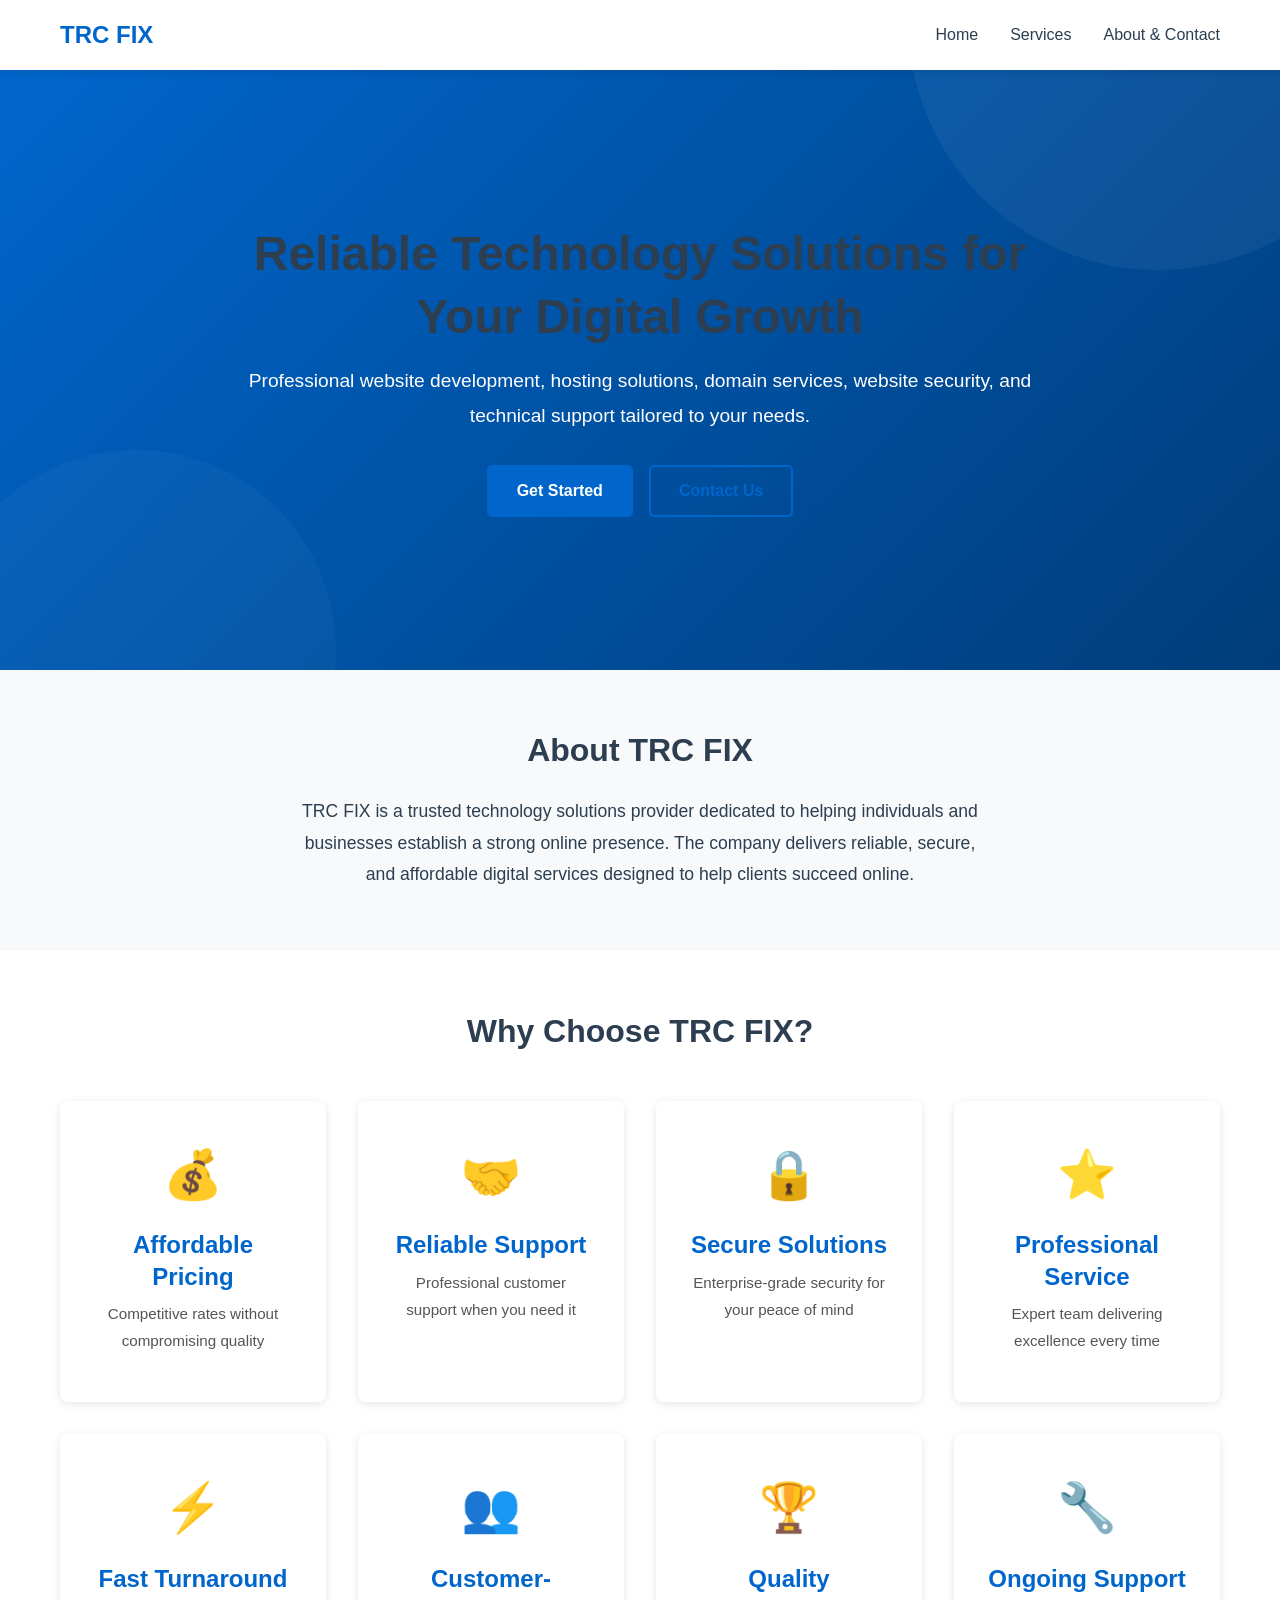
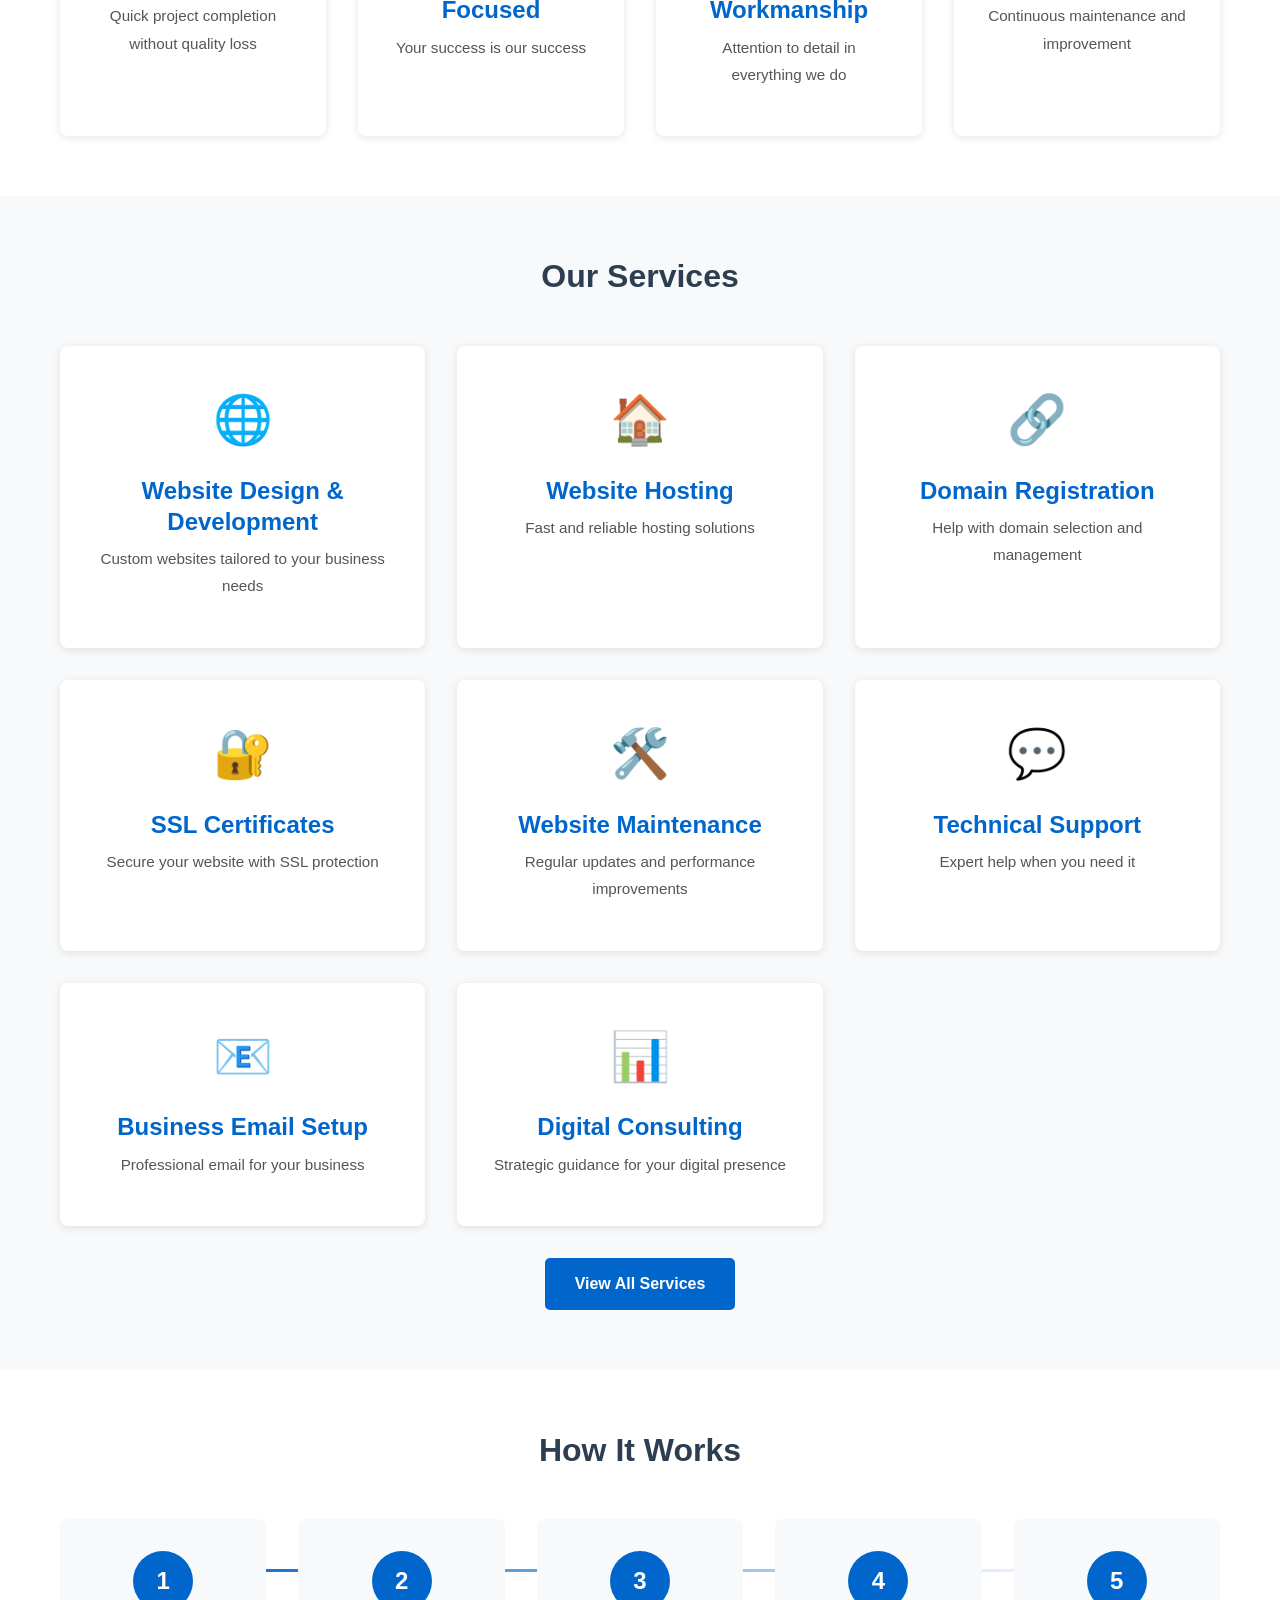
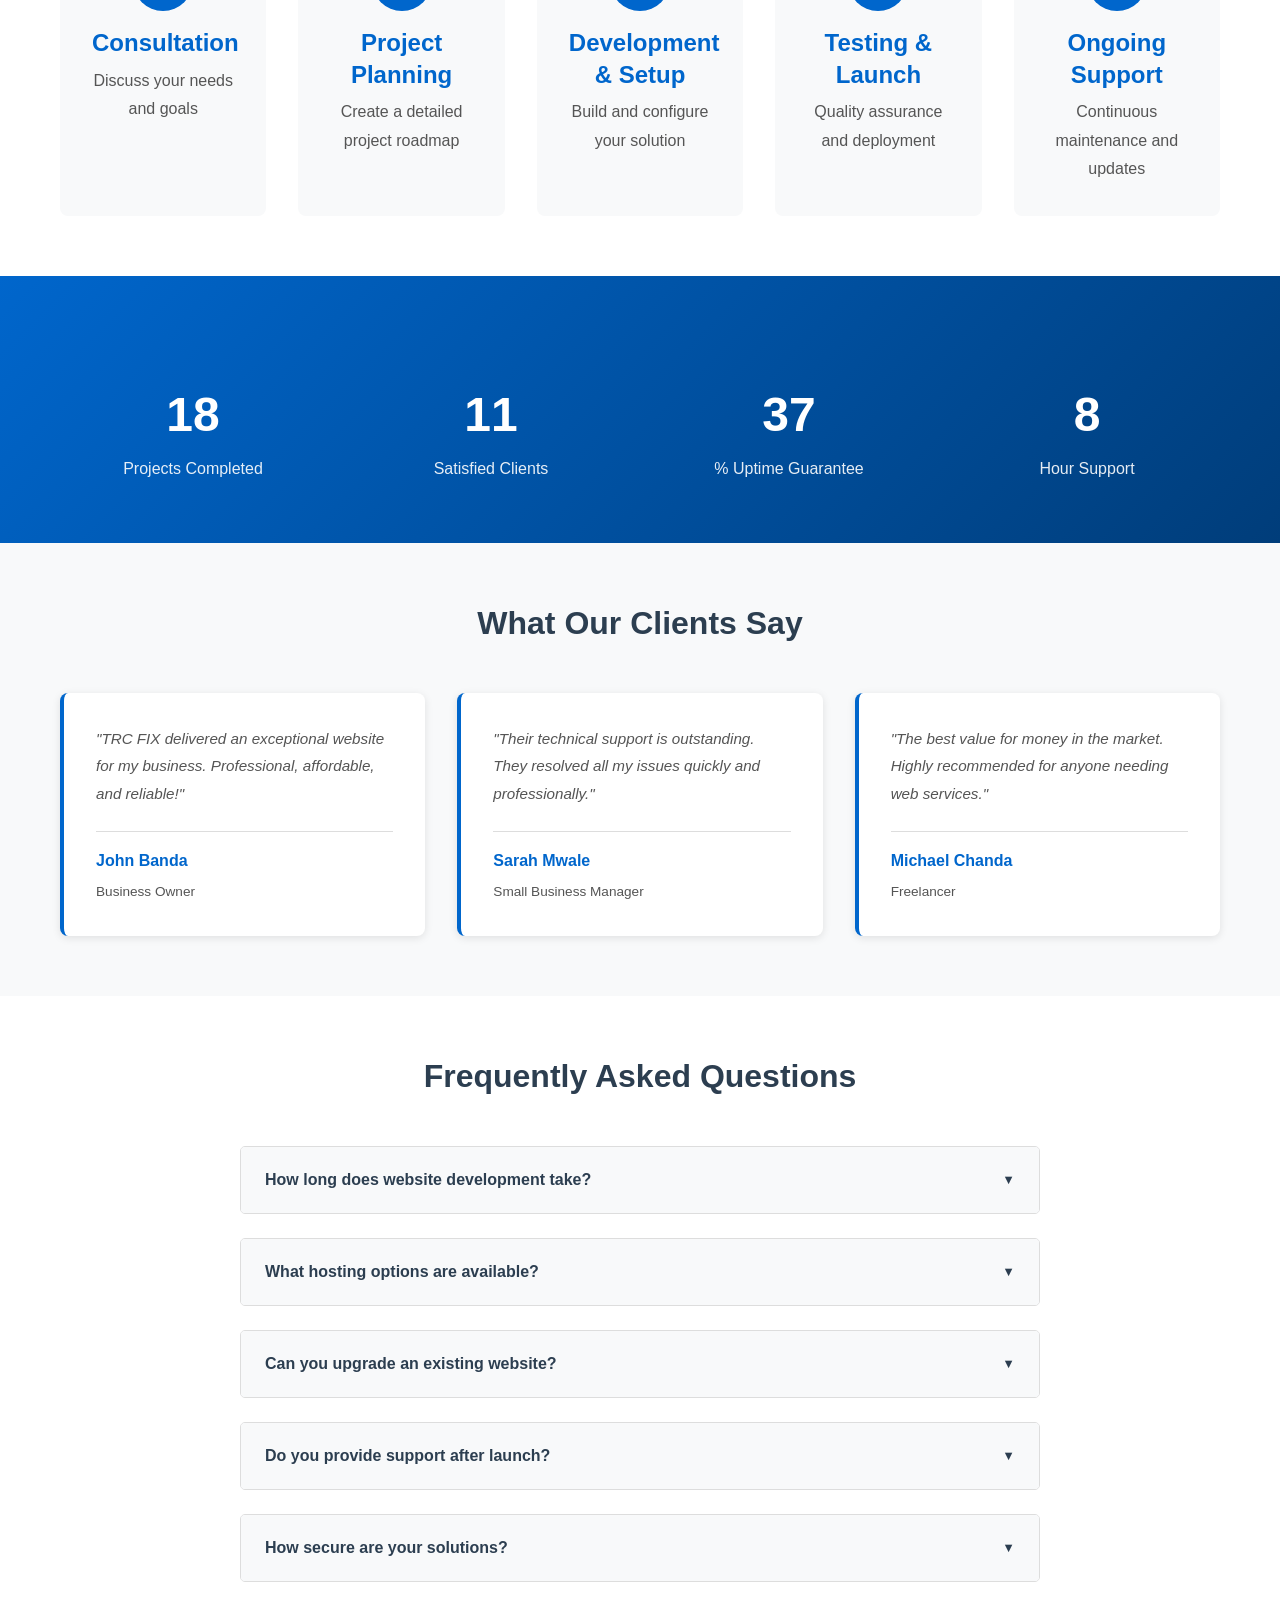
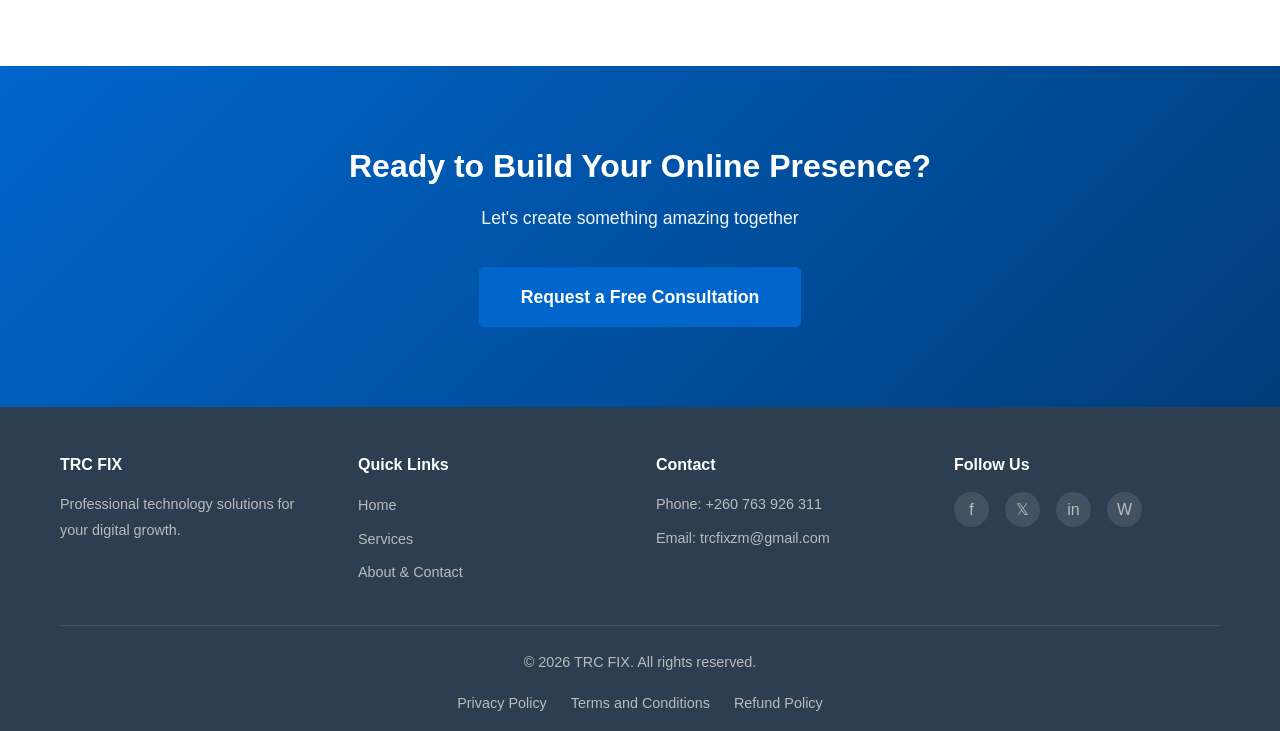
<file: index.html>
<!DOCTYPE html>
<html lang="en">
<head>
    <meta charset="UTF-8">
    <meta name="viewport" content="width=device-width, initial-scale=1.0">
    <meta name="description" content="TRC FIX - Professional Technology Solutions for Your Digital Growth. Website development, hosting, domain services, and technical support.">
    <meta name="keywords" content="website design, hosting, domain registration, SSL certificates, technical support, Zambia">
    <meta name="author" content="TRC FIX">
    <title>TRC FIX - Professional Technology Solutions | Website Development & Hosting</title>
    <link rel="stylesheet" href="styles.css">
</head>
<body>
    <!-- Navigation -->
    <nav class="navbar">
        <div class="container">
            <div class="navbar-brand">
                <a href="index.html" class="logo">TRC FIX</a>
            </div>
            <div class="navbar-menu" id="navbarMenu">
                <a href="index.html" class="nav-link active">Home</a>
                <a href="services.html" class="nav-link">Services</a>
                <a href="about.html" class="nav-link">About & Contact</a>
            </div>
            <div class="hamburger" id="hamburger">
                <span></span>
                <span></span>
                <span></span>
            </div>
        </div>
    </nav>

    <!-- Hero Section -->
    <section class="hero">
        <div class="hero-content">
            <h1 class="hero-title">Reliable Technology Solutions for Your Digital Growth</h1>
            <p class="hero-subtitle">Professional website development, hosting solutions, domain services, website security, and technical support tailored to your needs.</p>
            <div class="hero-buttons">
                <a href="services.html" class="btn btn-primary">Get Started</a>
                <a href="about.html" class="btn btn-secondary">Contact Us</a>
            </div>
        </div>
    </section>

    <!-- Introduction Section -->
    <section class="intro">
        <div class="container">
            <h2>About TRC FIX</h2>
            <p>TRC FIX is a trusted technology solutions provider dedicated to helping individuals and businesses establish a strong online presence. The company delivers reliable, secure, and affordable digital services designed to help clients succeed online.</p>
        </div>
    </section>

    <!-- Why Choose Us -->
    <section class="why-choose">
        <div class="container">
            <h2>Why Choose TRC FIX?</h2>
            <div class="features-grid">
                <div class="feature-card">
                    <div class="feature-icon">💰</div>
                    <h3>Affordable Pricing</h3>
                    <p>Competitive rates without compromising quality</p>
                </div>
                <div class="feature-card">
                    <div class="feature-icon">🤝</div>
                    <h3>Reliable Support</h3>
                    <p>Professional customer support when you need it</p>
                </div>
                <div class="feature-card">
                    <div class="feature-icon">🔒</div>
                    <h3>Secure Solutions</h3>
                    <p>Enterprise-grade security for your peace of mind</p>
                </div>
                <div class="feature-card">
                    <div class="feature-icon">⭐</div>
                    <h3>Professional Service</h3>
                    <p>Expert team delivering excellence every time</p>
                </div>
                <div class="feature-card">
                    <div class="feature-icon">⚡</div>
                    <h3>Fast Turnaround</h3>
                    <p>Quick project completion without quality loss</p>
                </div>
                <div class="feature-card">
                    <div class="feature-icon">👥</div>
                    <h3>Customer-Focused</h3>
                    <p>Your success is our success</p>
                </div>
                <div class="feature-card">
                    <div class="feature-icon">🏆</div>
                    <h3>Quality Workmanship</h3>
                    <p>Attention to detail in everything we do</p>
                </div>
                <div class="feature-card">
                    <div class="feature-icon">🔧</div>
                    <h3>Ongoing Support</h3>
                    <p>Continuous maintenance and improvement</p>
                </div>
            </div>
        </div>
    </section>

    <!-- Featured Services -->
    <section class="featured-services">
        <div class="container">
            <h2>Our Services</h2>
            <div class="services-grid">
                <div class="service-card">
                    <div class="service-icon">🌐</div>
                    <h3>Website Design & Development</h3>
                    <p>Custom websites tailored to your business needs</p>
                </div>
                <div class="service-card">
                    <div class="service-icon">🏠</div>
                    <h3>Website Hosting</h3>
                    <p>Fast and reliable hosting solutions</p>
                </div>
                <div class="service-card">
                    <div class="service-icon">🔗</div>
                    <h3>Domain Registration</h3>
                    <p>Help with domain selection and management</p>
                </div>
                <div class="service-card">
                    <div class="service-icon">🔐</div>
                    <h3>SSL Certificates</h3>
                    <p>Secure your website with SSL protection</p>
                </div>
                <div class="service-card">
                    <div class="service-icon">🛠️</div>
                    <h3>Website Maintenance</h3>
                    <p>Regular updates and performance improvements</p>
                </div>
                <div class="service-card">
                    <div class="service-icon">💬</div>
                    <h3>Technical Support</h3>
                    <p>Expert help when you need it</p>
                </div>
                <div class="service-card">
                    <div class="service-icon">📧</div>
                    <h3>Business Email Setup</h3>
                    <p>Professional email for your business</p>
                </div>
                <div class="service-card">
                    <div class="service-icon">📊</div>
                    <h3>Digital Consulting</h3>
                    <p>Strategic guidance for your digital presence</p>
                </div>
            </div>
            <div class="services-cta">
                <a href="services.html" class="btn btn-primary">View All Services</a>
            </div>
        </div>
    </section>

    <!-- How It Works -->
    <section class="how-it-works">
        <div class="container">
            <h2>How It Works</h2>
            <div class="steps">
                <div class="step">
                    <div class="step-number">1</div>
                    <h3>Consultation</h3>
                    <p>Discuss your needs and goals</p>
                </div>
                <div class="step">
                    <div class="step-number">2</div>
                    <h3>Project Planning</h3>
                    <p>Create a detailed project roadmap</p>
                </div>
                <div class="step">
                    <div class="step-number">3</div>
                    <h3>Development & Setup</h3>
                    <p>Build and configure your solution</p>
                </div>
                <div class="step">
                    <div class="step-number">4</div>
                    <h3>Testing & Launch</h3>
                    <p>Quality assurance and deployment</p>
                </div>
                <div class="step">
                    <div class="step-number">5</div>
                    <h3>Ongoing Support</h3>
                    <p>Continuous maintenance and updates</p>
                </div>
            </div>
        </div>
    </section>

    <!-- Statistics Section -->
    <section class="statistics">
        <div class="container">
            <div class="stats-grid">
                <div class="stat">
                    <h3 class="stat-number" data-target="50">0</h3>
                    <p>Projects Completed</p>
                </div>
                <div class="stat">
                    <h3 class="stat-number" data-target="30">0</h3>
                    <p>Satisfied Clients</p>
                </div>
                <div class="stat">
                    <h3 class="stat-number" data-target="100">0</h3>
                    <p>% Uptime Guarantee</p>
                </div>
                <div class="stat">
                    <h3 class="stat-number" data-target="24">0</h3>
                    <p>Hour Support</p>
                </div>
            </div>
        </div>
    </section>

    <!-- Testimonials Section -->
    <section class="testimonials">
        <div class="container">
            <h2>What Our Clients Say</h2>
            <div class="testimonials-carousel">
                <div class="testimonial">
                    <div class="testimonial-content">
                        <p>"TRC FIX delivered an exceptional website for my business. Professional, affordable, and reliable!"</p>
                        <div class="testimonial-author">
                            <strong>John Banda</strong>
                            <span>Business Owner</span>
                        </div>
                    </div>
                </div>
                <div class="testimonial">
                    <div class="testimonial-content">
                        <p>"Their technical support is outstanding. They resolved all my issues quickly and professionally."</p>
                        <div class="testimonial-author">
                            <strong>Sarah Mwale</strong>
                            <span>Small Business Manager</span>
                        </div>
                    </div>
                </div>
                <div class="testimonial">
                    <div class="testimonial-content">
                        <p>"The best value for money in the market. Highly recommended for anyone needing web services."</p>
                        <div class="testimonial-author">
                            <strong>Michael Chanda</strong>
                            <span>Freelancer</span>
                        </div>
                    </div>
                </div>
            </div>
        </div>
    </section>

    <!-- FAQ Section -->
    <section class="faq">
        <div class="container">
            <h2>Frequently Asked Questions</h2>
            <div class="faq-content">
                <div class="faq-item">
                    <button class="faq-question">How long does website development take?</button>
                    <div class="faq-answer">
                        <p>Most projects take 2-4 weeks depending on complexity. We provide a timeline estimate during the consultation phase.</p>
                    </div>
                </div>
                <div class="faq-item">
                    <button class="faq-question">What hosting options are available?</button>
                    <div class="faq-answer">
                        <p>We offer various hosting plans from basic to premium, all with excellent uptime guarantees and support.</p>
                    </div>
                </div>
                <div class="faq-item">
                    <button class="faq-question">Can you upgrade an existing website?</button>
                    <div class="faq-answer">
                        <p>Yes! We specialize in website fixes and upgrades. Contact us to discuss your current site.</p>
                    </div>
                </div>
                <div class="faq-item">
                    <button class="faq-question">Do you provide support after launch?</button>
                    <div class="faq-answer">
                        <p>Absolutely. We provide ongoing maintenance, updates, and technical support for all our clients.</p>
                    </div>
                </div>
                <div class="faq-item">
                    <button class="faq-question">How secure are your solutions?</button>
                    <div class="faq-answer">
                        <p>We implement industry-standard security measures including SSL certificates, backups, and monitoring.</p>
                    </div>
                </div>
            </div>
        </div>
    </section>

    <!-- CTA Section -->
    <section class="cta-section">
        <div class="container">
            <h2>Ready to Build Your Online Presence?</h2>
            <p>Let's create something amazing together</p>
            <a href="about.html" class="btn btn-primary btn-large">Request a Free Consultation</a>
        </div>
    </section>

    <!-- Footer -->
    <footer class="footer">
        <div class="container">
            <div class="footer-content">
                <div class="footer-section">
                    <h4>TRC FIX</h4>
                    <p>Professional technology solutions for your digital growth.</p>
                </div>
                <div class="footer-section">
                    <h4>Quick Links</h4>
                    <ul>
                        <li><a href="index.html">Home</a></li>
                        <li><a href="services.html">Services</a></li>
                        <li><a href="about.html">About & Contact</a></li>
                    </ul>
                </div>
                <div class="footer-section">
                    <h4>Contact</h4>
                    <p>Phone: <a href="tel:+260763926311">+260 763 926 311</a></p>
                    <p>Email: <a href="mailto:trcfixzm@gmail.com">trcfixzm@gmail.com</a></p>
                </div>
                <div class="footer-section">
                    <h4>Follow Us</h4>
                    <div class="social-links">
                        <a href="#" aria-label="Facebook">f</a>
                        <a href="#" aria-label="Twitter">𝕏</a>
                        <a href="#" aria-label="LinkedIn">in</a>
                        <a href="#" aria-label="WhatsApp">W</a>
                    </div>
                </div>
            </div>
            <div class="footer-bottom">
                <p>&copy; 2026 TRC FIX. All rights reserved.</p>
                <div class="footer-links">
                    <a href="#">Privacy Policy</a>
                    <a href="#">Terms and Conditions</a>
                    <a href="#">Refund Policy</a>
                </div>
            </div>
        </div>
    </footer>

    <script src="script.js"></script>
</body>
</html>
</file>
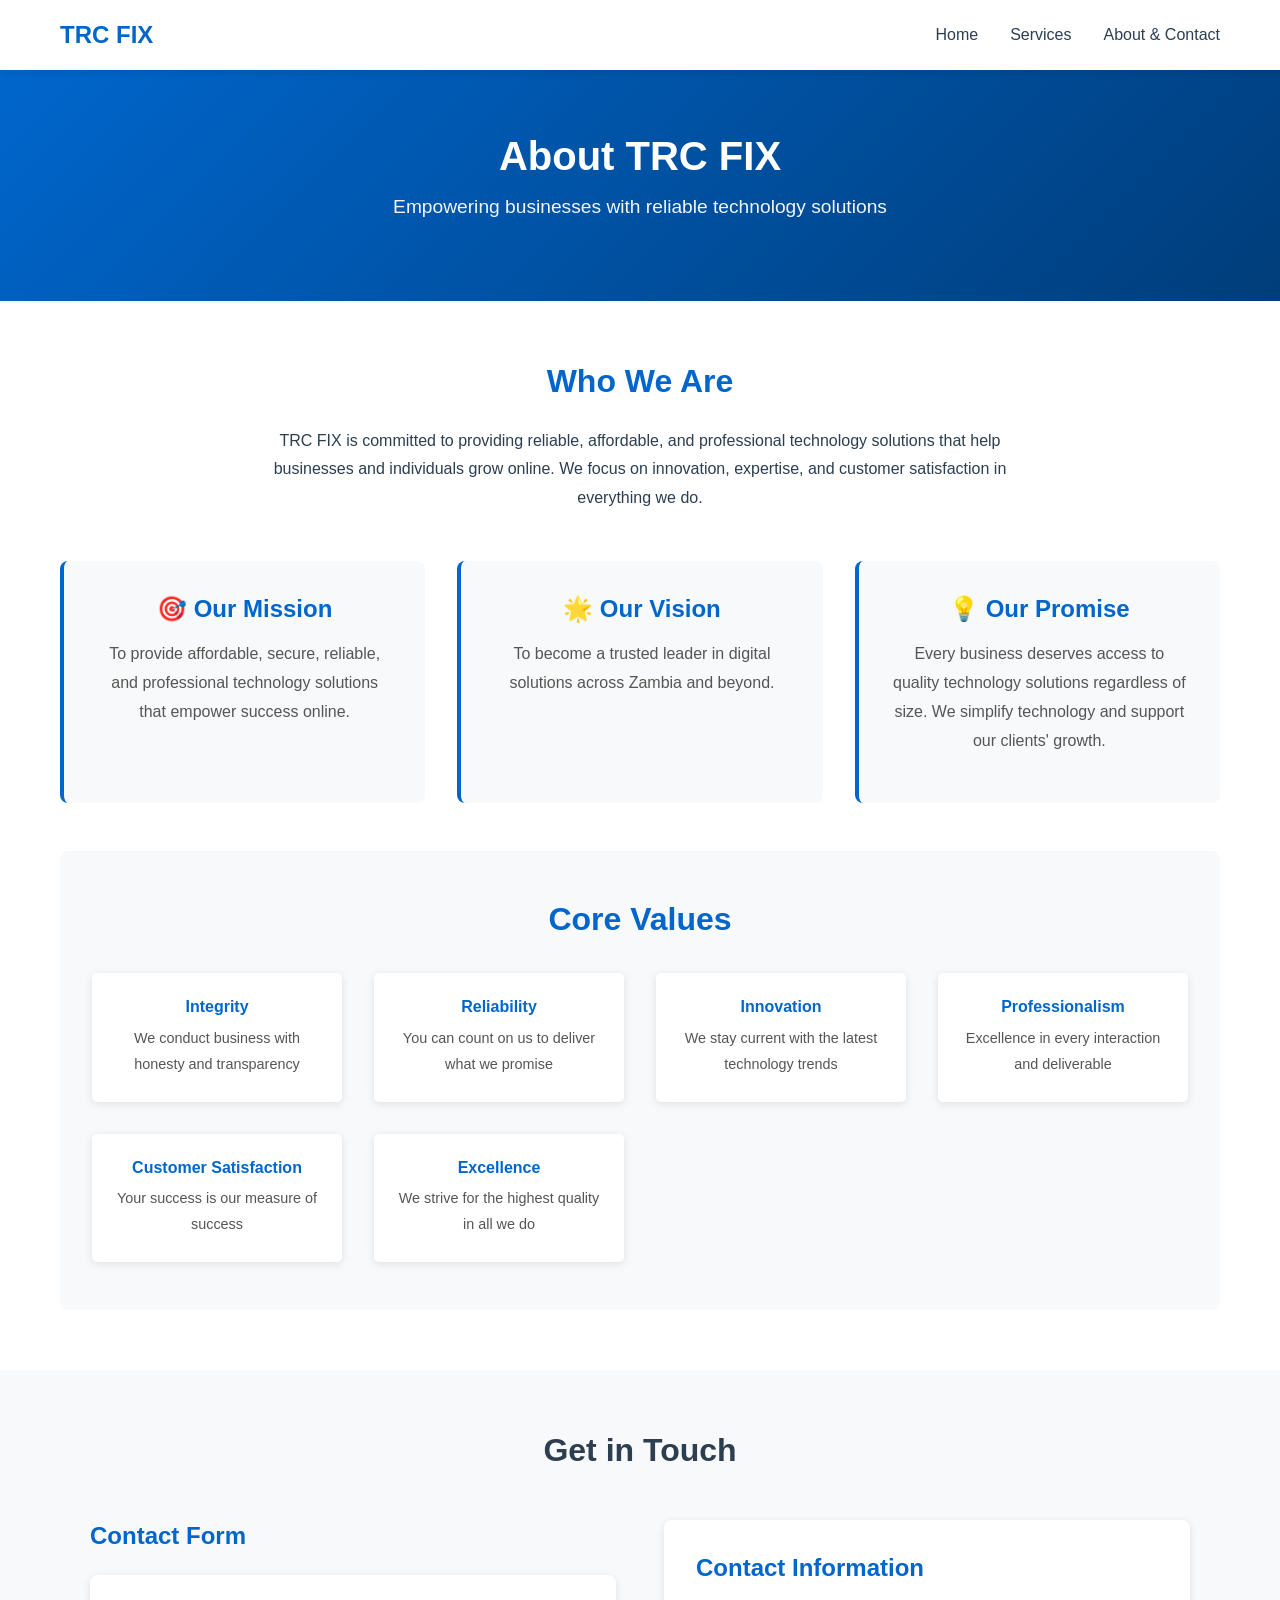
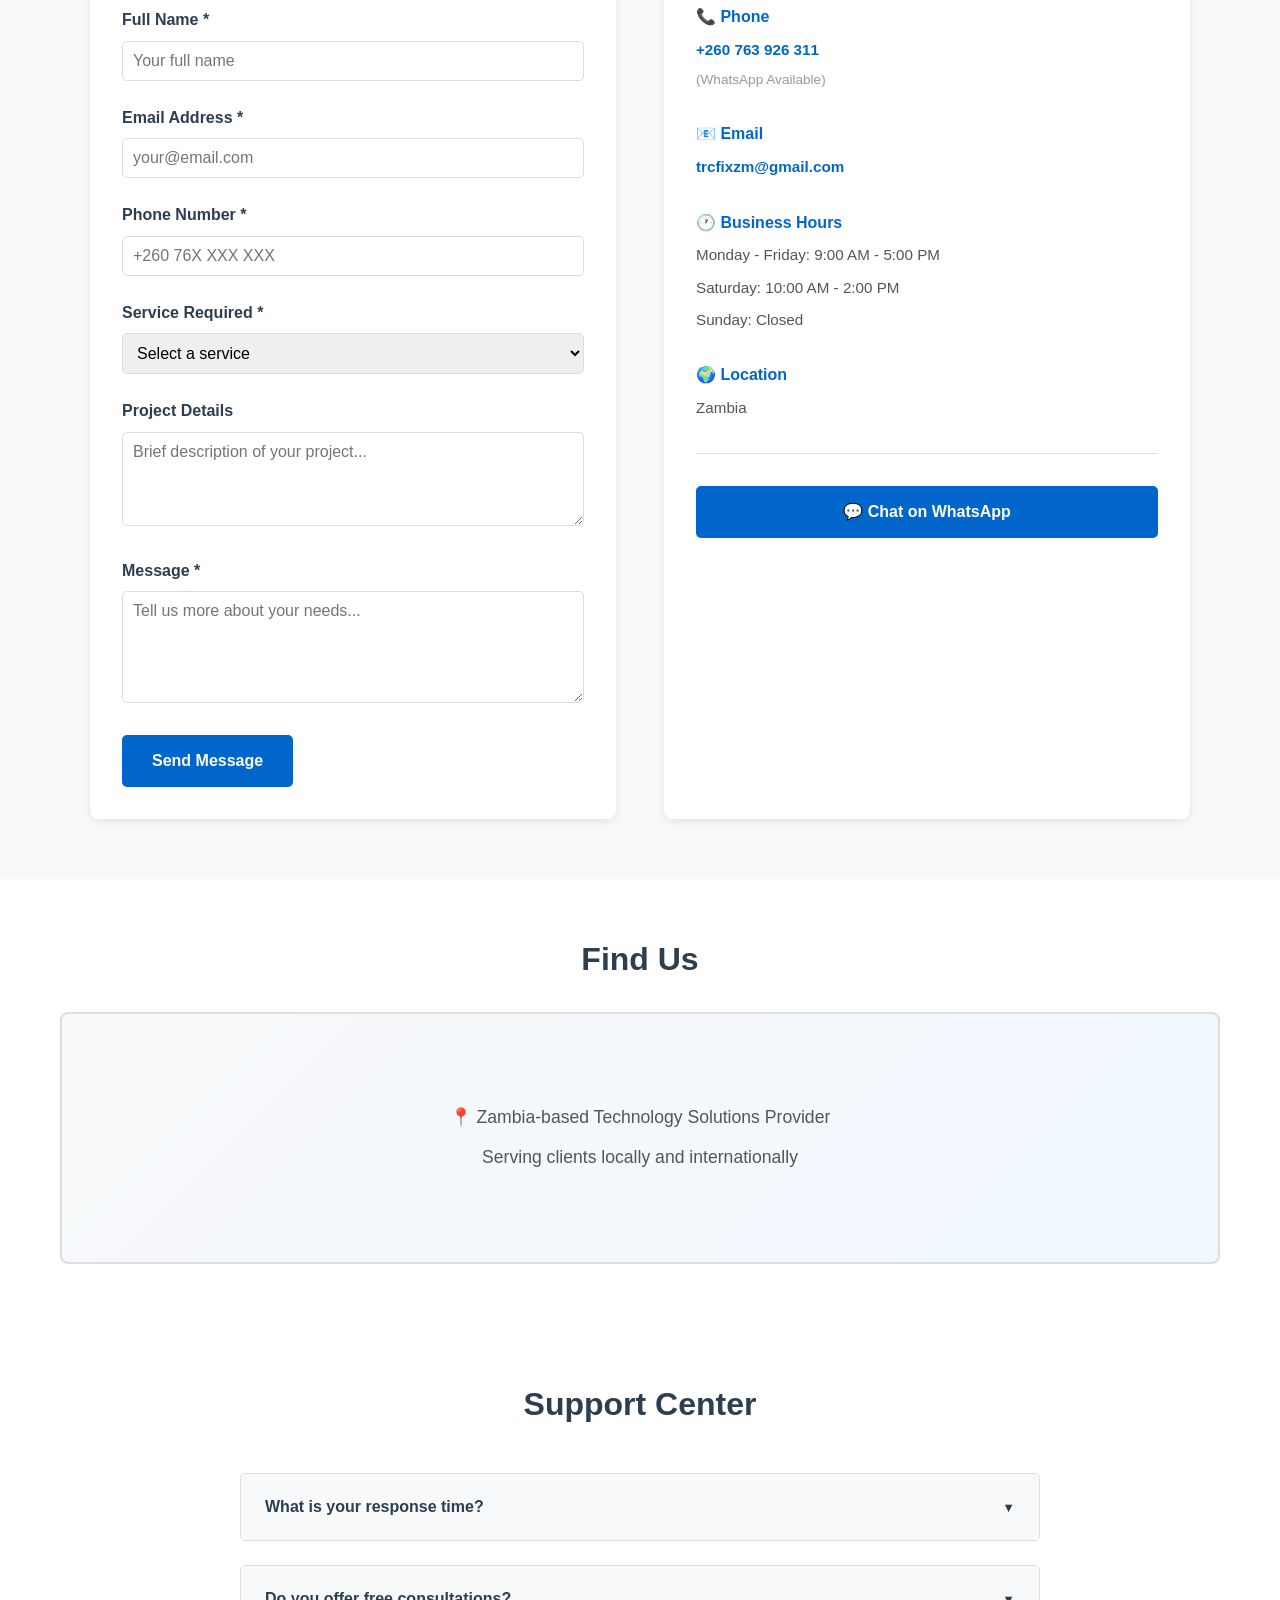
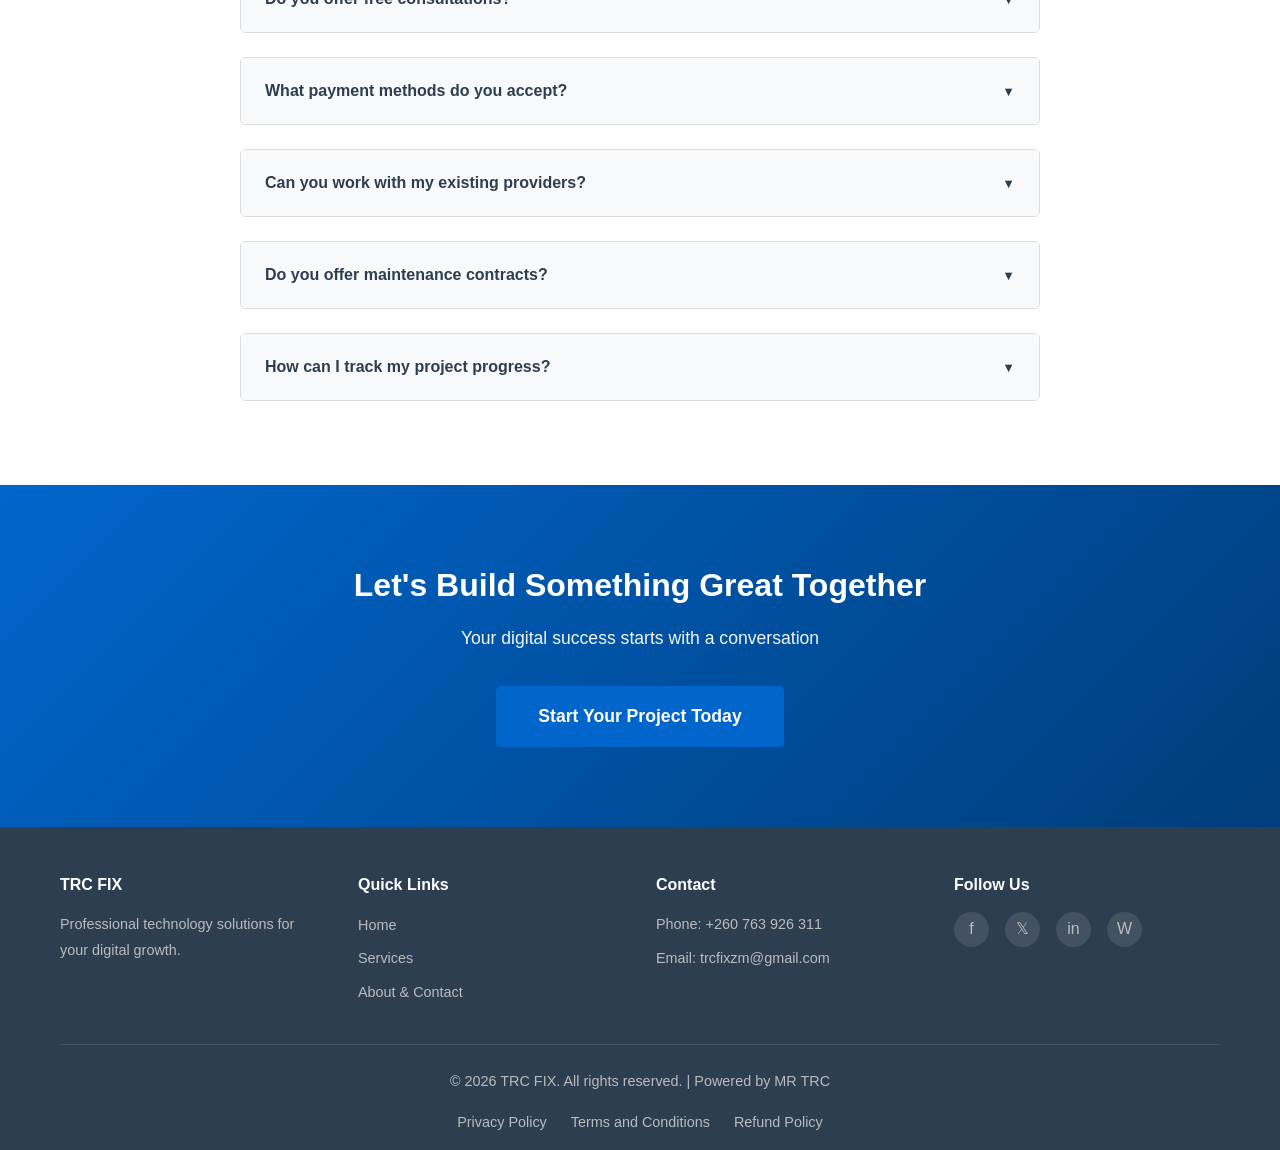
<file: about.html>
<!DOCTYPE html>
<html lang="en">
<head>
    <meta charset="UTF-8">
    <meta name="viewport" content="width=device-width, initial-scale=1.0">
    <meta name="description" content="About TRC FIX - Learn about our mission, values, and how we help businesses grow online. Contact us today!">
    <meta name="keywords" content="about TRC FIX, contact, mission, values, Zambia technology company">
    <title>About & Contact - TRC FIX | Professional Technology Solutions</title>
    <link rel="stylesheet" href="styles.css">
</head>
<body>
    <!-- Navigation -->
    <nav class="navbar">
        <div class="container">
            <div class="navbar-brand">
                <a href="index.html" class="logo">TRC FIX</a>
            </div>
            <div class="navbar-menu" id="navbarMenu">
                <a href="index.html" class="nav-link">Home</a>
                <a href="services.html" class="nav-link">Services</a>
                <a href="about.html" class="nav-link active">About & Contact</a>
            </div>
            <div class="hamburger" id="hamburger">
                <span></span>
                <span></span>
                <span></span>
            </div>
        </div>
    </nav>

    <!-- Page Header -->
    <section class="page-header">
        <div class="container">
            <h1>About TRC FIX</h1>
            <p>Empowering businesses with reliable technology solutions</p>
        </div>
    </section>

    <!-- About Content -->
    <section class="about-content">
        <div class="container">
            <div class="about-intro">
                <h2>Who We Are</h2>
                <p>TRC FIX is committed to providing reliable, affordable, and professional technology solutions that help businesses and individuals grow online. We focus on innovation, expertise, and customer satisfaction in everything we do.</p>
            </div>

            <div class="company-info">
                <div class="info-card">
                    <h3>🎯 Our Mission</h3>
                    <p>To provide affordable, secure, reliable, and professional technology solutions that empower success online.</p>
                </div>

                <div class="info-card">
                    <h3>🌟 Our Vision</h3>
                    <p>To become a trusted leader in digital solutions across Zambia and beyond.</p>
                </div>

                <div class="info-card">
                    <h3>💡 Our Promise</h3>
                    <p>Every business deserves access to quality technology solutions regardless of size. We simplify technology and support our clients' growth.</p>
                </div>
            </div>

            <div class="core-values">
                <h2>Core Values</h2>
                <div class="values-grid">
                    <div class="value">
                        <h4>Integrity</h4>
                        <p>We conduct business with honesty and transparency</p>
                    </div>
                    <div class="value">
                        <h4>Reliability</h4>
                        <p>You can count on us to deliver what we promise</p>
                    </div>
                    <div class="value">
                        <h4>Innovation</h4>
                        <p>We stay current with the latest technology trends</p>
                    </div>
                    <div class="value">
                        <h4>Professionalism</h4>
                        <p>Excellence in every interaction and deliverable</p>
                    </div>
                    <div class="value">
                        <h4>Customer Satisfaction</h4>
                        <p>Your success is our measure of success</p>
                    </div>
                    <div class="value">
                        <h4>Excellence</h4>
                        <p>We strive for the highest quality in all we do</p>
                    </div>
                </div>
            </div>
        </div>
    </section>

    <!-- Contact Section -->
    <section class="contact-section">
        <div class="container">
            <h2>Get in Touch</h2>
            <div class="contact-wrapper">
                <!-- Contact Form -->
                <div class="contact-form-wrapper">
                    <h3>Contact Form</h3>
                    <form id="contactForm" class="contact-form">
                        <div class="form-group">
                            <label for="name">Full Name *</label>
                            <input type="text" id="name" name="name" required placeholder="Your full name">
                        </div>

                        <div class="form-group">
                            <label for="email">Email Address *</label>
                            <input type="email" id="email" name="email" required placeholder="your@email.com">
                        </div>

                        <div class="form-group">
                            <label for="phone">Phone Number *</label>
                            <input type="tel" id="phone" name="phone" required placeholder="+260 76X XXX XXX">
                        </div>

                        <div class="form-group">
                            <label for="service">Service Required *</label>
                            <select id="service" name="service" required>
                                <option value="">Select a service</option>
                                <option value="Website Design & Development">Website Design & Development</option>
                                <option value="Website Hosting">Website Hosting</option>
                                <option value="Domain Services">Domain Services</option>
                                <option value="SSL Certificate Setup">SSL Certificate Setup</option>
                                <option value="Website Maintenance">Website Maintenance</option>
                                <option value="Technical Support">Technical Support</option>
                                <option value="Business Email Setup">Business Email Setup</option>
                                <option value="Digital Consulting">Digital Consulting</option>
                                <option value="Other">Other - Specify in message</option>
                            </select>
                        </div>

                        <div class="form-group">
                            <label for="details">Project Details</label>
                            <textarea id="details" name="details" rows="4" placeholder="Brief description of your project..."></textarea>
                        </div>

                        <div class="form-group">
                            <label for="message">Message *</label>
                            <textarea id="message" name="message" rows="5" required placeholder="Tell us more about your needs..."></textarea>
                        </div>

                        <button type="submit" class="btn btn-primary">Send Message</button>
                    </form>
                </div>

                <!-- Contact Information -->
                <div class="contact-info-wrapper">
                    <h3>Contact Information</h3>
                    
                    <div class="contact-info">
                        <h4>📞 Phone</h4>
                        <p><a href="tel:+260763926311">+260 763 926 311</a></p>
                        <p class="small">(WhatsApp Available)</p>
                    </div>

                    <div class="contact-info">
                        <h4>📧 Email</h4>
                        <p><a href="mailto:trcfixzm@gmail.com">trcfixzm@gmail.com</a></p>
                    </div>

                    <div class="contact-info">
                        <h4>🕐 Business Hours</h4>
                        <p>Monday - Friday: 9:00 AM - 5:00 PM</p>
                        <p>Saturday: 10:00 AM - 2:00 PM</p>
                        <p>Sunday: Closed</p>
                    </div>

                    <div class="contact-info">
                        <h4>🌍 Location</h4>
                        <p>Zambia</p>
                    </div>

                    <div class="contact-cta">
                        <a href="https://wa.me/260763926311?text=Hi%20TRC%20FIX%2C%20I'd%20like%20to%20inquire%20about%20your%20services" class="btn btn-primary btn-full" target="_blank">
                            💬 Chat on WhatsApp
                        </a>
                    </div>
                </div>
            </div>
        </div>
    </section>

    <!-- Map Section -->
    <section class="map-section">
        <div class="container">
            <h2>Find Us</h2>
            <div class="map-placeholder">
                <p>📍 Zambia-based Technology Solutions Provider</p>
                <p>Serving clients locally and internationally</p>
            </div>
        </div>
    </section>

    <!-- Contact FAQ -->
    <section class="contact-faq">
        <div class="container">
            <h2>Support Center</h2>
            <div class="faq-content">
                <div class="faq-item">
                    <button class="faq-question">What is your response time?</button>
                    <div class="faq-answer">
                        <p>We typically respond to inquiries within 24 hours on weekdays. WhatsApp messages often get faster responses.</p>
                    </div>
                </div>

                <div class="faq-item">
                    <button class="faq-question">Do you offer free consultations?</button>
                    <div class="faq-answer">
                        <p>Yes! We provide free initial consultations to understand your needs and recommend the best solutions.</p>
                    </div>
                </div>

                <div class="faq-item">
                    <button class="faq-question">What payment methods do you accept?</button>
                    <div class="faq-answer">
                        <p>We accept various payment methods including bank transfers, mobile money, and other digital payment options. Ask about payment plans for larger projects.</p>
                    </div>
                </div>

                <div class="faq-item">
                    <button class="faq-question">Can you work with my existing providers?</button>
                    <div class="faq-answer">
                        <p>Absolutely! We can integrate with your current hosting, domain, or other providers seamlessly.</p>
                    </div>
                </div>

                <div class="faq-item">
                    <button class="faq-question">Do you offer maintenance contracts?</button>
                    <div class="faq-answer">
                        <p>Yes, we offer flexible maintenance and support contracts to keep your website running smoothly and securely.</p>
                    </div>
                </div>

                <div class="faq-item">
                    <button class="faq-question">How can I track my project progress?</button>
                    <div class="faq-answer">
                        <p>We provide regular updates and you'll have access to a project dashboard where you can monitor progress in real-time.</p>
                    </div>
                </div>
            </div>
        </div>
    </section>

    <!-- Final CTA -->
    <section class="cta-section">
        <div class="container">
            <h2>Let's Build Something Great Together</h2>
            <p>Your digital success starts with a conversation</p>
            <a href="#contactForm" class="btn btn-primary btn-large">Start Your Project Today</a>
        </div>
    </section>

    <!-- Footer -->
    <footer class="footer">
        <div class="container">
            <div class="footer-content">
                <div class="footer-section">
                    <h4>TRC FIX</h4>
                    <p>Professional technology solutions for your digital growth.</p>
                </div>
                <div class="footer-section">
                    <h4>Quick Links</h4>
                    <ul>
                        <li><a href="index.html">Home</a></li>
                        <li><a href="services.html">Services</a></li>
                        <li><a href="about.html">About & Contact</a></li>
                    </ul>
                </div>
                <div class="footer-section">
                    <h4>Contact</h4>
                    <p>Phone: <a href="tel:+260763926311">+260 763 926 311</a></p>
                    <p>Email: <a href="mailto:trcfixzm@gmail.com">trcfixzm@gmail.com</a></p>
                </div>
                <div class="footer-section">
                    <h4>Follow Us</h4>
                    <div class="social-links">
                        <a href="#" aria-label="Facebook">f</a>
                        <a href="#" aria-label="Twitter">𝕏</a>
                        <a href="#" aria-label="LinkedIn">in</a>
                        <a href="#" aria-label="WhatsApp">W</a>
                    </div>
                </div>
            </div>
            <div class="footer-bottom">
                <p>&copy; 2026 TRC FIX. All rights reserved. | Powered by MR TRC</p>
                <div class="footer-links">
                    <a href="#">Privacy Policy</a>
                    <a href="#">Terms and Conditions</a>
                    <a href="#">Refund Policy</a>
                </div>
            </div>
        </div>
    </footer>

    <script src="script.js"></script>
</body>
</html>
</file>
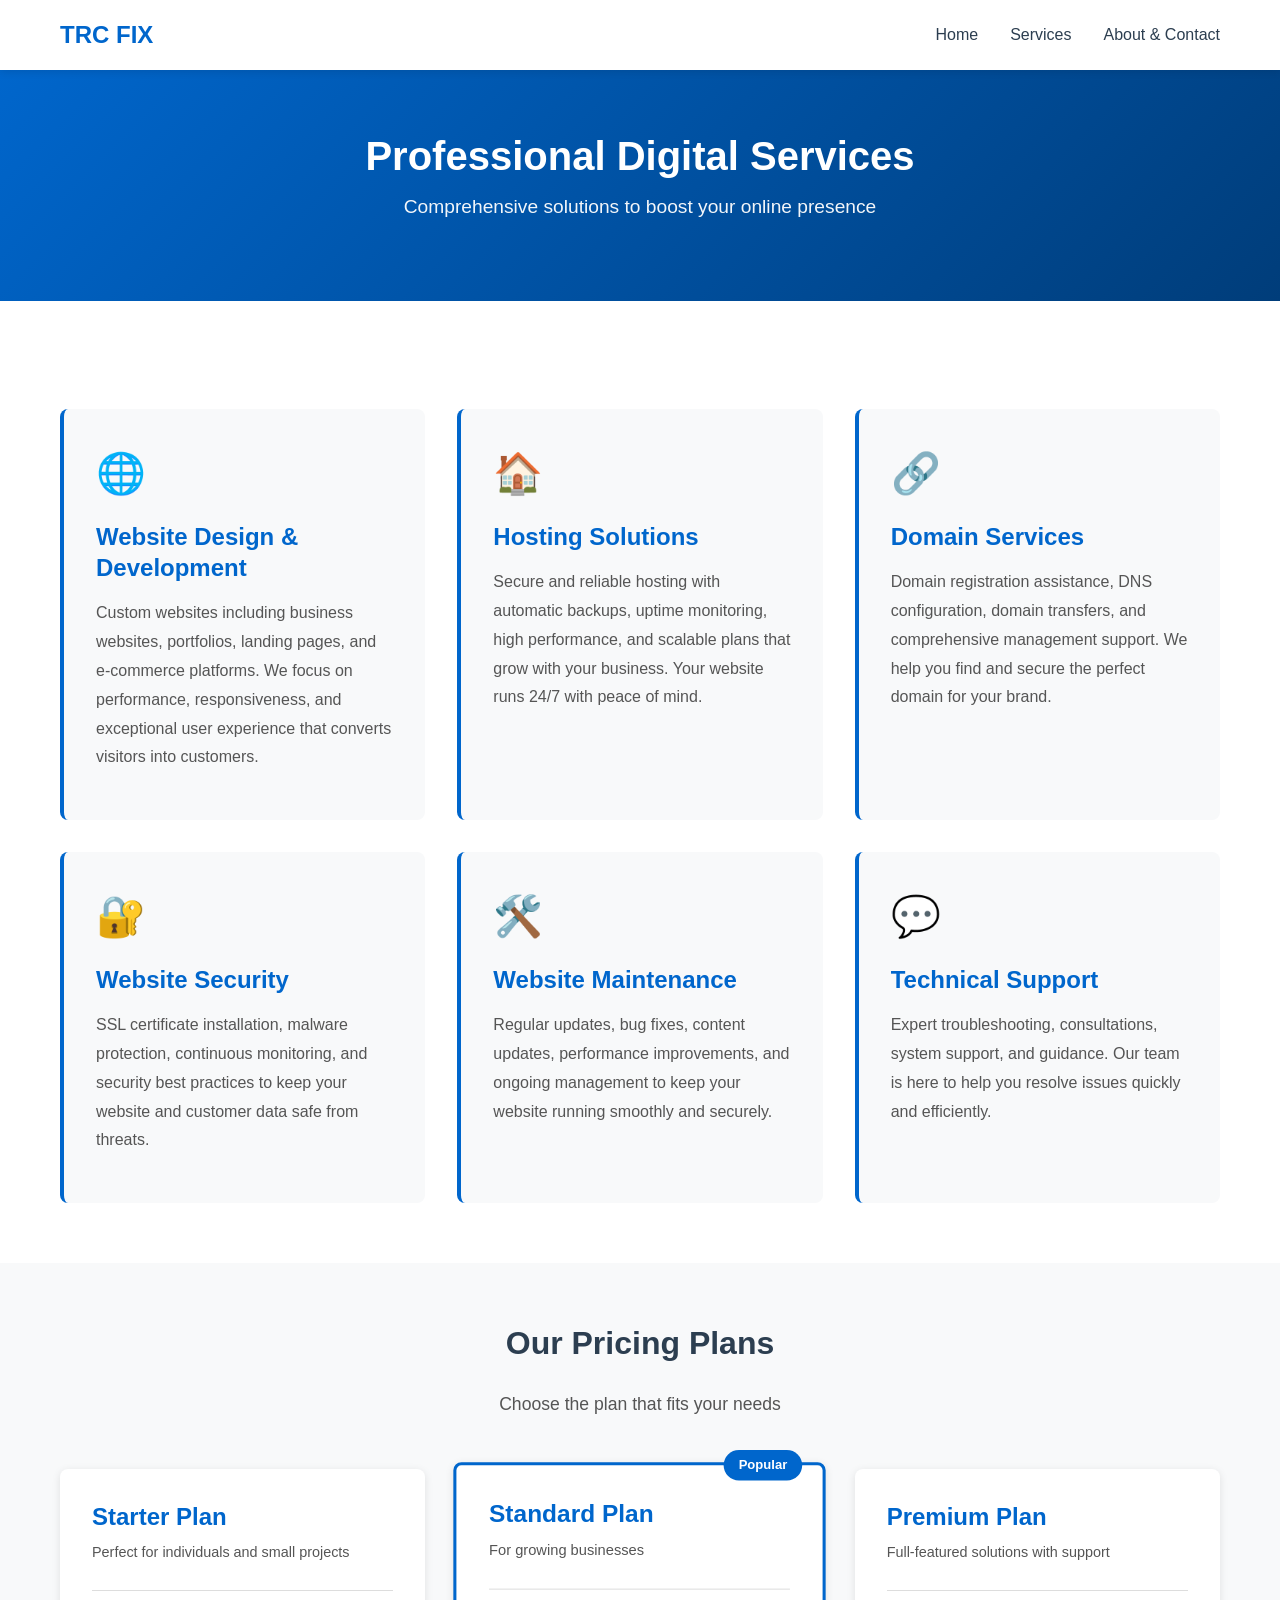
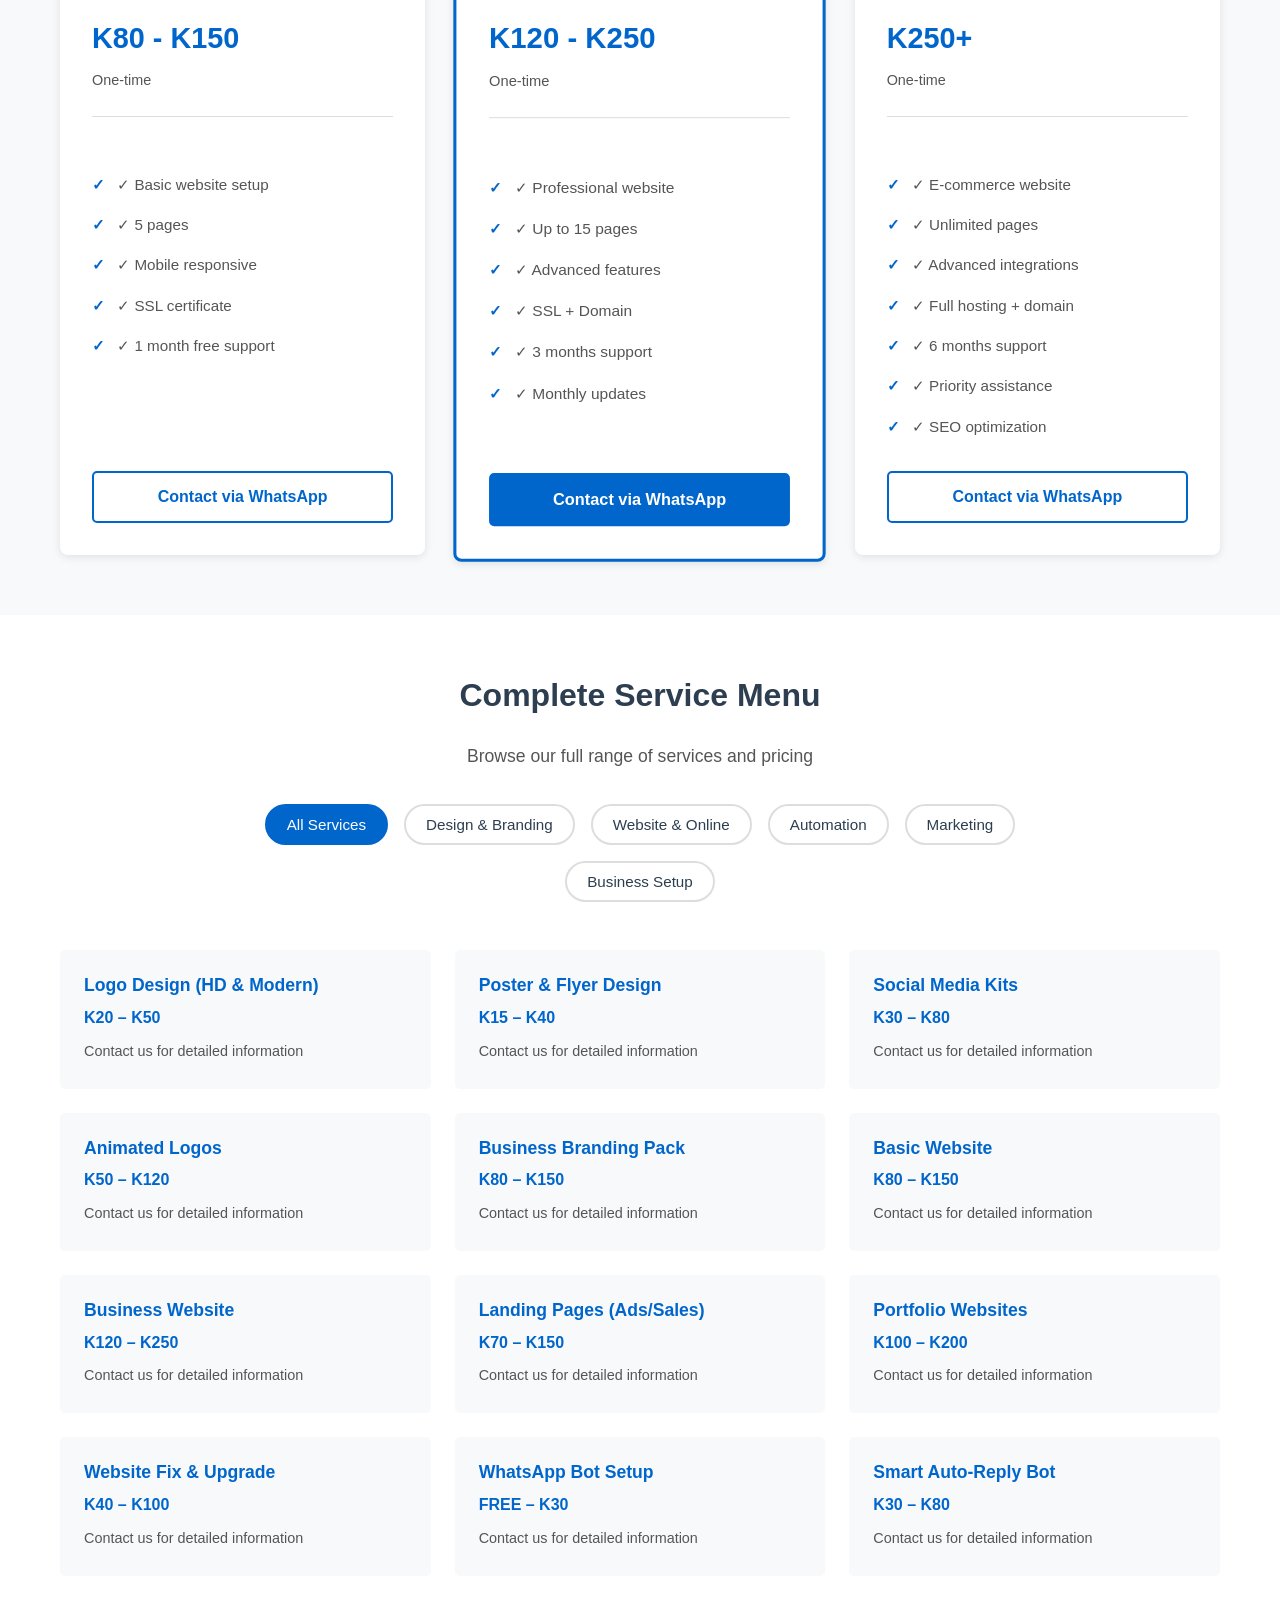
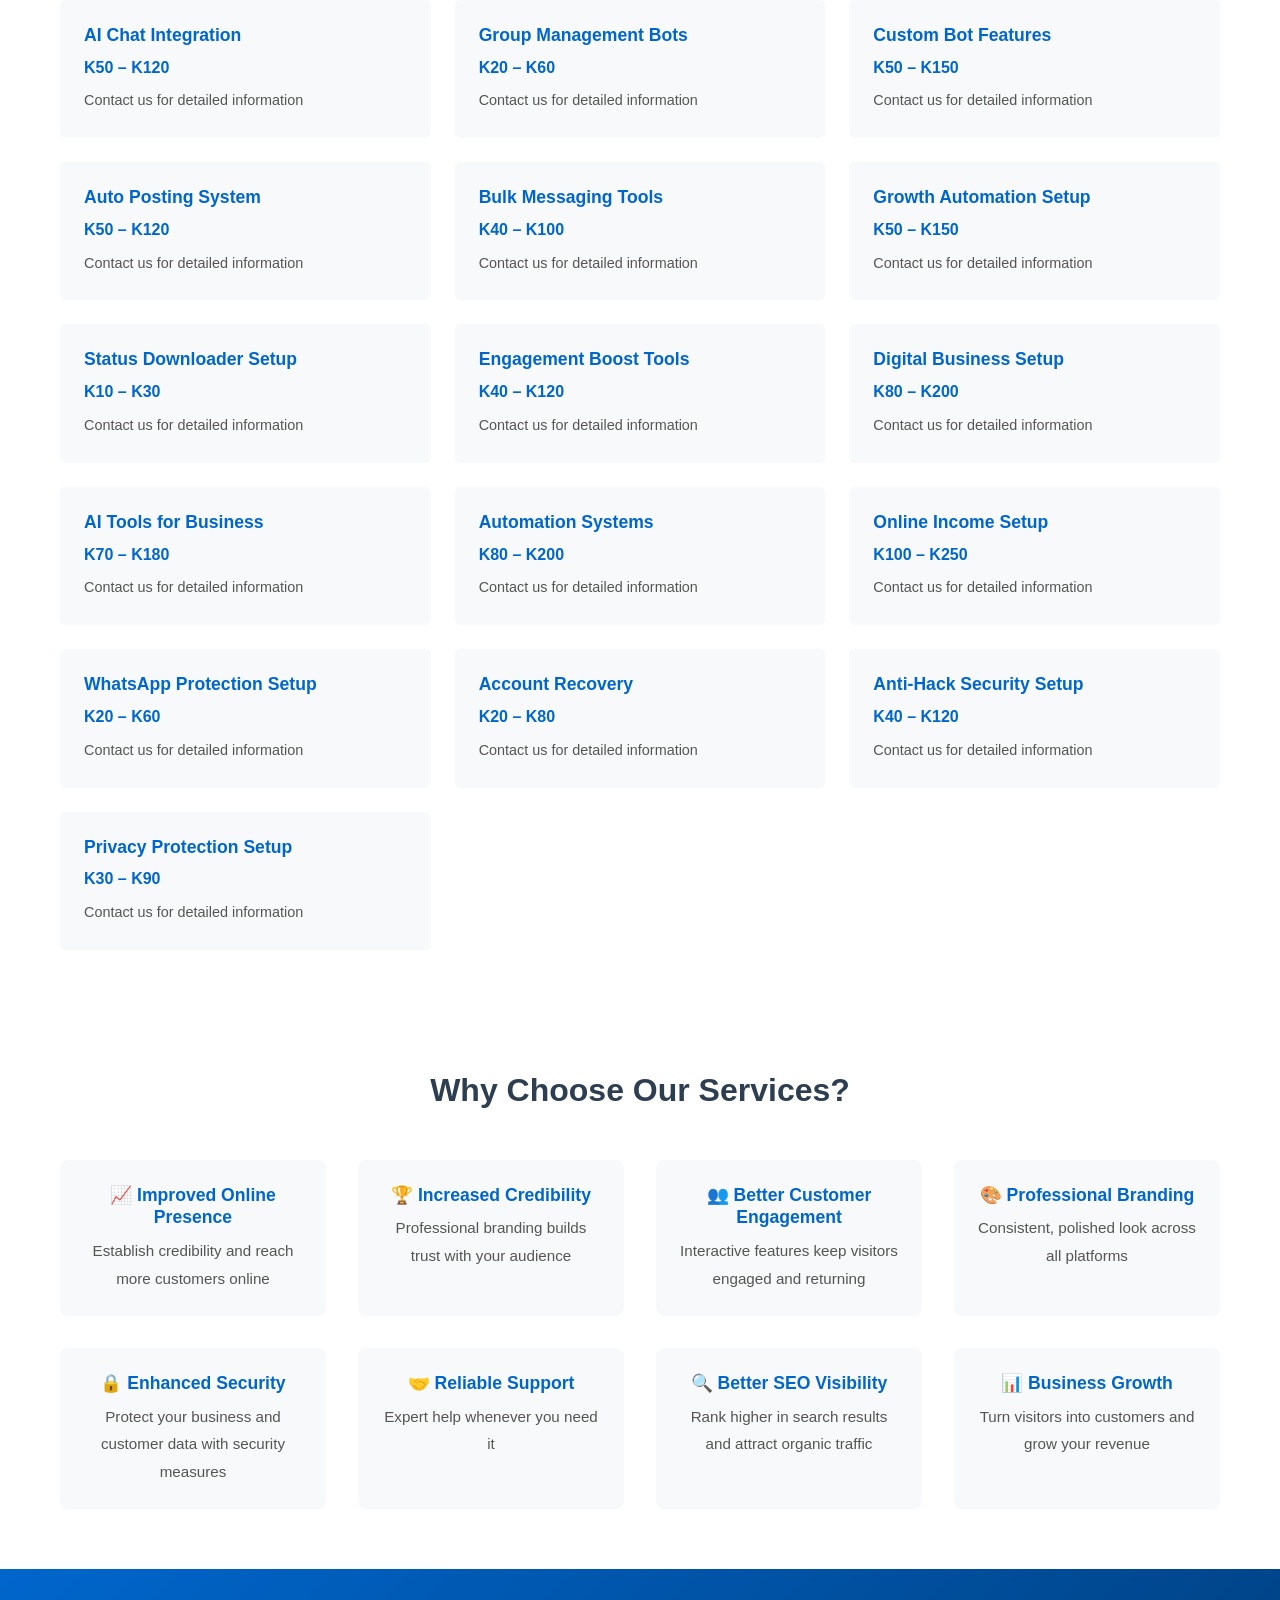
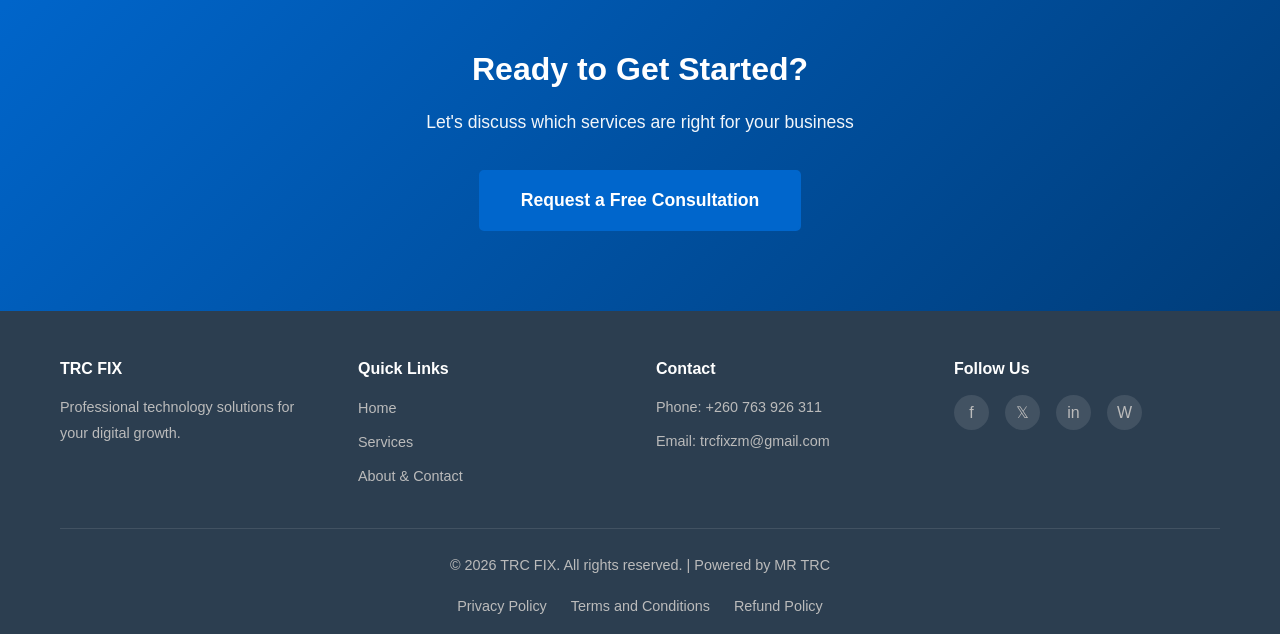
<file: services.html>
<!DOCTYPE html>
<html lang="en">
<head>
    <meta charset="UTF-8">
    <meta name="viewport" content="width=device-width, initial-scale=1.0">
    <meta name="description" content="TRC FIX Services - Website design, hosting, domains, SSL certificates, maintenance, and technical support.">
    <meta name="keywords" content="web design, web hosting, domain registration, SSL, website maintenance, technical support">
    <title>Services - TRC FIX | Professional Digital Solutions</title>
    <link rel="stylesheet" href="styles.css">
</head>
<body>
    <!-- Navigation -->
    <nav class="navbar">
        <div class="container">
            <div class="navbar-brand">
                <a href="index.html" class="logo">TRC FIX</a>
            </div>
            <div class="navbar-menu" id="navbarMenu">
                <a href="index.html" class="nav-link">Home</a>
                <a href="services.html" class="nav-link active">Services</a>
                <a href="about.html" class="nav-link">About & Contact</a>
            </div>
            <div class="hamburger" id="hamburger">
                <span></span>
                <span></span>
                <span></span>
            </div>
        </div>
    </nav>

    <!-- Page Header -->
    <section class="page-header">
        <div class="container">
            <h1>Professional Digital Services</h1>
            <p>Comprehensive solutions to boost your online presence</p>
        </div>
    </section>

    <!-- Services Detail Section -->
    <section class="services-detail">
        <div class="container">
            <div class="services-list">
                <div class="service-detail-card">
                    <div class="service-detail-icon">🌐</div>
                    <h3>Website Design & Development</h3>
                    <p>Custom websites including business websites, portfolios, landing pages, and e-commerce platforms. We focus on performance, responsiveness, and exceptional user experience that converts visitors into customers.</p>
                </div>

                <div class="service-detail-card">
                    <div class="service-detail-icon">🏠</div>
                    <h3>Hosting Solutions</h3>
                    <p>Secure and reliable hosting with automatic backups, uptime monitoring, high performance, and scalable plans that grow with your business. Your website runs 24/7 with peace of mind.</p>
                </div>

                <div class="service-detail-card">
                    <div class="service-detail-icon">🔗</div>
                    <h3>Domain Services</h3>
                    <p>Domain registration assistance, DNS configuration, domain transfers, and comprehensive management support. We help you find and secure the perfect domain for your brand.</p>
                </div>

                <div class="service-detail-card">
                    <div class="service-detail-icon">🔐</div>
                    <h3>Website Security</h3>
                    <p>SSL certificate installation, malware protection, continuous monitoring, and security best practices to keep your website and customer data safe from threats.</p>
                </div>

                <div class="service-detail-card">
                    <div class="service-detail-icon">🛠️</div>
                    <h3>Website Maintenance</h3>
                    <p>Regular updates, bug fixes, content updates, performance improvements, and ongoing management to keep your website running smoothly and securely.</p>
                </div>

                <div class="service-detail-card">
                    <div class="service-detail-icon">💬</div>
                    <h3>Technical Support</h3>
                    <p>Expert troubleshooting, consultations, system support, and guidance. Our team is here to help you resolve issues quickly and efficiently.</p>
                </div>
            </div>
        </div>
    </section>

    <!-- Pricing Section -->
    <section class="pricing">
        <div class="container">
            <h2>Our Pricing Plans</h2>
            <p class="pricing-intro">Choose the plan that fits your needs</p>
            
            <div class="pricing-cards">
                <div class="pricing-card">
                    <div class="pricing-header">
                        <h3>Starter Plan</h3>
                        <p class="pricing-desc">Perfect for individuals and small projects</p>
                    </div>
                    <div class="pricing-price">
                        <span class="price">K80 - K150</span>
                        <span class="period">One-time</span>
                    </div>
                    <ul class="pricing-features">
                        <li>✓ Basic website setup</li>
                        <li>✓ 5 pages</li>
                        <li>✓ Mobile responsive</li>
                        <li>✓ SSL certificate</li>
                        <li>✓ 1 month free support</li>
                    </ul>
                    <button class="btn btn-outline whatsapp-btn" data-service="Starter Plan - Basic Website (K80-K150)">Contact via WhatsApp</button>
                </div>

                <div class="pricing-card featured">
                    <div class="pricing-badge">Popular</div>
                    <div class="pricing-header">
                        <h3>Standard Plan</h3>
                        <p class="pricing-desc">For growing businesses</p>
                    </div>
                    <div class="pricing-price">
                        <span class="price">K120 - K250</span>
                        <span class="period">One-time</span>
                    </div>
                    <ul class="pricing-features">
                        <li>✓ Professional website</li>
                        <li>✓ Up to 15 pages</li>
                        <li>✓ Advanced features</li>
                        <li>✓ SSL + Domain</li>
                        <li>✓ 3 months support</li>
                        <li>✓ Monthly updates</li>
                    </ul>
                    <button class="btn btn-primary whatsapp-btn" data-service="Standard Plan - Business Website (K120-K250)">Contact via WhatsApp</button>
                </div>

                <div class="pricing-card">
                    <div class="pricing-header">
                        <h3>Premium Plan</h3>
                        <p class="pricing-desc">Full-featured solutions with support</p>
                    </div>
                    <div class="pricing-price">
                        <span class="price">K250+</span>
                        <span class="period">One-time</span>
                    </div>
                    <ul class="pricing-features">
                        <li>✓ E-commerce website</li>
                        <li>✓ Unlimited pages</li>
                        <li>✓ Advanced integrations</li>
                        <li>✓ Full hosting + domain</li>
                        <li>✓ 6 months support</li>
                        <li>✓ Priority assistance</li>
                        <li>✓ SEO optimization</li>
                    </ul>
                    <button class="btn btn-outline whatsapp-btn" data-service="Premium Plan - E-Commerce Website (K250+)">Contact via WhatsApp</button>
                </div>
            </div>
        </div>
    </section>

    <!-- Service Menu / Full Pricing List -->
    <section class="service-menu">
        <div class="container">
            <h2>Complete Service Menu</h2>
            <p class="menu-intro">Browse our full range of services and pricing</p>
            
            <div class="menu-tabs">
                <button class="menu-tab-btn active" data-category="all">All Services</button>
                <button class="menu-tab-btn" data-category="design">Design & Branding</button>
                <button class="menu-tab-btn" data-category="web">Website & Online</button>
                <button class="menu-tab-btn" data-category="automation">Automation</button>
                <button class="menu-tab-btn" data-category="marketing">Marketing</button>
                <button class="menu-tab-btn" data-category="business">Business Setup</button>
            </div>

            <div class="menu-items" id="menuItems">
                <!-- Items will be populated by JavaScript -->
            </div>
        </div>
    </section>

    <!-- Benefits Section -->
    <section class="benefits">
        <div class="container">
            <h2>Why Choose Our Services?</h2>
            <div class="benefits-grid">
                <div class="benefit">
                    <h3>📈 Improved Online Presence</h3>
                    <p>Establish credibility and reach more customers online</p>
                </div>
                <div class="benefit">
                    <h3>🏆 Increased Credibility</h3>
                    <p>Professional branding builds trust with your audience</p>
                </div>
                <div class="benefit">
                    <h3>👥 Better Customer Engagement</h3>
                    <p>Interactive features keep visitors engaged and returning</p>
                </div>
                <div class="benefit">
                    <h3>🎨 Professional Branding</h3>
                    <p>Consistent, polished look across all platforms</p>
                </div>
                <div class="benefit">
                    <h3>🔒 Enhanced Security</h3>
                    <p>Protect your business and customer data with security measures</p>
                </div>
                <div class="benefit">
                    <h3>🤝 Reliable Support</h3>
                    <p>Expert help whenever you need it</p>
                </div>
                <div class="benefit">
                    <h3>🔍 Better SEO Visibility</h3>
                    <p>Rank higher in search results and attract organic traffic</p>
                </div>
                <div class="benefit">
                    <h3>📊 Business Growth</h3>
                    <p>Turn visitors into customers and grow your revenue</p>
                </div>
            </div>
        </div>
    </section>

    <!-- CTA Section -->
    <section class="cta-section">
        <div class="container">
            <h2>Ready to Get Started?</h2>
            <p>Let's discuss which services are right for your business</p>
            <a href="about.html" class="btn btn-primary btn-large">Request a Free Consultation</a>
        </div>
    </section>

    <!-- Footer -->
    <footer class="footer">
        <div class="container">
            <div class="footer-content">
                <div class="footer-section">
                    <h4>TRC FIX</h4>
                    <p>Professional technology solutions for your digital growth.</p>
                </div>
                <div class="footer-section">
                    <h4>Quick Links</h4>
                    <ul>
                        <li><a href="index.html">Home</a></li>
                        <li><a href="services.html">Services</a></li>
                        <li><a href="about.html">About & Contact</a></li>
                    </ul>
                </div>
                <div class="footer-section">
                    <h4>Contact</h4>
                    <p>Phone: <a href="tel:+260763926311">+260 763 926 311</a></p>
                    <p>Email: <a href="mailto:trcfixzm@gmail.com">trcfixzm@gmail.com</a></p>
                </div>
                <div class="footer-section">
                    <h4>Follow Us</h4>
                    <div class="social-links">
                        <a href="#" aria-label="Facebook">f</a>
                        <a href="#" aria-label="Twitter">𝕏</a>
                        <a href="#" aria-label="LinkedIn">in</a>
                        <a href="#" aria-label="WhatsApp">W</a>
                    </div>
                </div>
            </div>
            <div class="footer-bottom">
                <p>&copy; 2026 TRC FIX. All rights reserved. | Powered by MR TRC</p>
                <div class="footer-links">
                    <a href="#">Privacy Policy</a>
                    <a href="#">Terms and Conditions</a>
                    <a href="#">Refund Policy</a>
                </div>
            </div>
        </div>
    </footer>

    <script src="script.js"></script>
</body>
</html>
</file>
<file: styles.css>
/* ==========================================
   TRC FIX - PROFESSIONAL WEBSITE STYLES
   ========================================== */

/* ==========================================
   VARIABLES & ROOT STYLES
   ========================================== */
:root {
    --primary-color: #0066cc;
    --secondary-color: #003d7a;
    --accent-color: #00a8e8;
    --light-bg: #f8f9fa;
    --white: #ffffff;
    --dark-gray: #2c3e50;
    --medium-gray: #555555;
    --light-gray: #e0e0e0;
    --border-color: #ddd;
    --shadow: 0 2px 8px rgba(0, 0, 0, 0.1);
    --shadow-lg: 0 4px 16px rgba(0, 0, 0, 0.15);
    --transition: all 0.3s ease;
}

/* ==========================================
   GLOBAL STYLES
   ========================================== */
* {
    margin: 0;
    padding: 0;
    box-sizing: border-box;
}

html {
    scroll-behavior: smooth;
}

body {
    font-family: 'Segoe UI', Tahoma, Geneva, Verdana, sans-serif;
    line-height: 1.6;
    color: var(--dark-gray);
    background-color: var(--white);
    overflow-x: hidden;
}

.container {
    max-width: 1200px;
    margin: 0 auto;
    padding: 0 20px;
}

h1, h2, h3, h4, h5, h6 {
    font-weight: 600;
    line-height: 1.3;
    margin-bottom: 1rem;
    color: var(--dark-gray);
}

h1 {
    font-size: 2.5rem;
}

h2 {
    font-size: 2rem;
    margin-bottom: 1.5rem;
    text-align: center;
}

h3 {
    font-size: 1.5rem;
}

p {
    margin-bottom: 1rem;
    line-height: 1.8;
}

a {
    color: var(--primary-color);
    text-decoration: none;
    transition: var(--transition);
}

a:hover {
    color: var(--secondary-color);
}

/* ==========================================
   BUTTONS
   ========================================== */
.btn {
    display: inline-block;
    padding: 12px 28px;
    border: 2px solid transparent;
    border-radius: 5px;
    font-size: 1rem;
    font-weight: 600;
    cursor: pointer;
    text-align: center;
    transition: var(--transition);
    text-decoration: none;
    line-height: 1.5;
}

.btn-primary {
    background-color: var(--primary-color);
    color: var(--white);
    border-color: var(--primary-color);
}

.btn-primary:hover {
    background-color: var(--secondary-color);
    border-color: var(--secondary-color);
    transform: translateY(-2px);
    box-shadow: var(--shadow-lg);
}

.btn-secondary {
    background-color: transparent;
    color: var(--primary-color);
    border-color: var(--primary-color);
}

.btn-secondary:hover {
    background-color: var(--primary-color);
    color: var(--white);
}

.btn-outline {
    background-color: transparent;
    color: var(--primary-color);
    border-color: var(--primary-color);
}

.btn-outline:hover {
    background-color: var(--primary-color);
    color: var(--white);
}

.btn-large {
    padding: 15px 40px;
    font-size: 1.1rem;
}

.btn-full {
    width: 100%;
    display: block;
}

.whatsapp-btn {
    margin-top: 1rem;
}

/* ==========================================
   NAVIGATION BAR
   ========================================== */
.navbar {
    position: sticky;
    top: 0;
    background-color: var(--white);
    box-shadow: var(--shadow);
    z-index: 100;
    padding: 1rem 0;
}

.navbar .container {
    display: flex;
    justify-content: space-between;
    align-items: center;
}

.navbar-brand {
    flex-shrink: 0;
}

.logo {
    font-size: 1.5rem;
    font-weight: 700;
    color: var(--primary-color);
    text-decoration: none;
}

.logo:hover {
    color: var(--secondary-color);
}

.navbar-menu {
    display: flex;
    gap: 2rem;
    align-items: center;
}

.nav-link {
    color: var(--dark-gray);
    font-weight: 500;
    transition: var(--transition);
    position: relative;
}

.nav-link:hover,
.nav-link.active {
    color: var(--primary-color);
}

.nav-link.active::after {
    content: '';
    position: absolute;
    bottom: -5px;
    left: 0;
    right: 0;
    height: 2px;
    background-color: var(--primary-color);
}

.hamburger {
    display: none;
    flex-direction: column;
    cursor: pointer;
    gap: 5px;
}

.hamburger span {
    width: 25px;
    height: 3px;
    background-color: var(--dark-gray);
    border-radius: 2px;
    transition: var(--transition);
}

.hamburger.active span:nth-child(1) {
    transform: rotate(45deg) translate(8px, 8px);
}

.hamburger.active span:nth-child(2) {
    opacity: 0;
}

.hamburger.active span:nth-child(3) {
    transform: rotate(-45deg) translate(7px, -7px);
}

/* ==========================================
   HERO SECTION
   ========================================== */
.hero {
    background: linear-gradient(135deg, var(--primary-color) 0%, var(--secondary-color) 100%);
    color: var(--white);
    padding: 100px 20px;
    text-align: center;
    min-height: 600px;
    display: flex;
    align-items: center;
    justify-content: center;
    position: relative;
    overflow: hidden;
}

.hero::before {
    content: '';
    position: absolute;
    top: -50%;
    right: -10%;
    width: 500px;
    height: 500px;
    background: rgba(255, 255, 255, 0.05);
    border-radius: 50%;
    animation: float 6s ease-in-out infinite;
}

.hero::after {
    content: '';
    position: absolute;
    bottom: -30%;
    left: -5%;
    width: 400px;
    height: 400px;
    background: rgba(255, 255, 255, 0.03);
    border-radius: 50%;
    animation: float 8s ease-in-out infinite reverse;
}

@keyframes float {
    0%, 100% { transform: translateY(0px); }
    50% { transform: translateY(20px); }
}

.hero-content {
    position: relative;
    z-index: 1;
    max-width: 800px;
}

.hero-title {
    font-size: 3rem;
    margin-bottom: 1rem;
    animation: slideInDown 0.8s ease;
}

.hero-subtitle {
    font-size: 1.2rem;
    margin-bottom: 2rem;
    opacity: 0.95;
    animation: slideInUp 0.8s ease 0.2s both;
}

.hero-buttons {
    display: flex;
    gap: 1rem;
    justify-content: center;
    flex-wrap: wrap;
    animation: slideInUp 0.8s ease 0.4s both;
}

@keyframes slideInDown {
    from {
        opacity: 0;
        transform: translateY(-30px);
    }
    to {
        opacity: 1;
        transform: translateY(0);
    }
}

@keyframes slideInUp {
    from {
        opacity: 0;
        transform: translateY(30px);
    }
    to {
        opacity: 1;
        transform: translateY(0);
    }
}

/* ==========================================
   SECTIONS
   ========================================== */
section {
    padding: 60px 20px;
}

.intro {
    background-color: var(--light-bg);
    text-align: center;
}

.intro p {
    font-size: 1.1rem;
    max-width: 700px;
    margin: 0 auto;
    line-height: 1.8;
}

/* ==========================================
   FEATURES GRID
   ========================================== */
.features-grid,
.services-grid {
    display: grid;
    grid-template-columns: repeat(auto-fit, minmax(280px, 1fr));
    gap: 2rem;
    margin-top: 3rem;
}

.feature-card,
.service-card {
    background: var(--white);
    padding: 2rem;
    border-radius: 8px;
    box-shadow: var(--shadow);
    text-align: center;
    transition: var(--transition);
    border-top: 4px solid transparent;
}

.feature-card:hover,
.service-card:hover {
    transform: translateY(-10px);
    box-shadow: var(--shadow-lg);
    border-top-color: var(--primary-color);
}

.feature-icon,
.service-icon {
    font-size: 3rem;
    margin-bottom: 1rem;
}

.feature-card h3,
.service-card h3 {
    color: var(--primary-color);
    margin-bottom: 0.5rem;
}

.feature-card p,
.service-card p {
    color: var(--medium-gray);
    font-size: 0.95rem;
}

/* ==========================================
   WHY CHOOSE US
   ========================================== */
.why-choose {
    background-color: var(--white);
}

.features-grid {
    grid-template-columns: repeat(auto-fit, minmax(250px, 1fr));
}

/* ==========================================
   FEATURED SERVICES
   ========================================== */
.featured-services {
    background-color: var(--light-bg);
}

.services-cta {
    text-align: center;
    margin-top: 2rem;
}

/* ==========================================
   HOW IT WORKS
   ========================================== */
.how-it-works {
    background-color: var(--white);
}

.steps {
    display: grid;
    grid-template-columns: repeat(auto-fit, minmax(200px, 1fr));
    gap: 2rem;
    margin-top: 3rem;
    position: relative;
}

.steps::before {
    content: '';
    position: absolute;
    top: 50px;
    left: 10%;
    right: 10%;
    height: 3px;
    background: linear-gradient(to right, var(--primary-color), transparent);
    display: none;
}

@media (min-width: 900px) {
    .steps::before {
        display: block;
    }
}

.step {
    background: var(--light-bg);
    padding: 2rem;
    border-radius: 8px;
    text-align: center;
    position: relative;
    transition: var(--transition);
}

.step:hover {
    background-color: var(--white);
    box-shadow: var(--shadow-lg);
}

.step-number {
    display: inline-flex;
    align-items: center;
    justify-content: center;
    width: 60px;
    height: 60px;
    background-color: var(--primary-color);
    color: var(--white);
    border-radius: 50%;
    font-size: 1.5rem;
    font-weight: 700;
    margin-bottom: 1rem;
    position: relative;
    z-index: 1;
}

.step h3 {
    margin-bottom: 0.5rem;
    color: var(--primary-color);
}

.step p {
    color: var(--medium-gray);
    margin: 0;
}

/* ==========================================
   STATISTICS SECTION
   ========================================== */
.statistics {
    background: linear-gradient(135deg, var(--primary-color) 0%, var(--secondary-color) 100%);
    color: var(--white);
}

.stats-grid {
    display: grid;
    grid-template-columns: repeat(auto-fit, minmax(200px, 1fr));
    gap: 2rem;
    margin-top: 3rem;
    text-align: center;
}

.stat h3 {
    color: var(--white);
    margin-bottom: 0.5rem;
}

.stat-number {
    font-size: 3rem;
    font-weight: 700;
    display: block;
    margin-bottom: 0.5rem;
}

.stat p {
    opacity: 0.9;
    margin: 0;
}

/* ==========================================
   TESTIMONIALS
   ========================================== */
.testimonials {
    background-color: var(--light-bg);
}

.testimonials-carousel {
    display: grid;
    grid-template-columns: repeat(auto-fit, minmax(280px, 1fr));
    gap: 2rem;
    margin-top: 3rem;
}

.testimonial {
    background: var(--white);
    padding: 2rem;
    border-radius: 8px;
    box-shadow: var(--shadow);
    border-left: 4px solid var(--primary-color);
    transition: var(--transition);
}

.testimonial:hover {
    box-shadow: var(--shadow-lg);
    transform: translateY(-5px);
}

.testimonial-content p {
    font-style: italic;
    color: var(--medium-gray);
    margin-bottom: 1.5rem;
    font-size: 0.95rem;
}

.testimonial-author {
    border-top: 1px solid var(--border-color);
    padding-top: 1rem;
}

.testimonial-author strong {
    display: block;
    color: var(--primary-color);
    margin-bottom: 0.3rem;
}

.testimonial-author span {
    font-size: 0.85rem;
    color: var(--medium-gray);
}

/* ==========================================
   FAQ SECTION
   ========================================== */
.faq {
    background-color: var(--white);
}

.faq-content {
    margin-top: 3rem;
    max-width: 800px;
    margin-left: auto;
    margin-right: auto;
}

.faq-item {
    margin-bottom: 1.5rem;
    border: 1px solid var(--border-color);
    border-radius: 5px;
    overflow: hidden;
}

.faq-question {
    width: 100%;
    padding: 1.5rem;
    background-color: var(--light-bg);
    border: none;
    font-size: 1rem;
    font-weight: 600;
    text-align: left;
    cursor: pointer;
    transition: var(--transition);
    color: var(--dark-gray);
    display: flex;
    justify-content: space-between;
    align-items: center;
}

.faq-question:hover {
    background-color: #f0f0f0;
}

.faq-question::after {
    content: '▼';
    font-size: 0.8rem;
    margin-left: auto;
    transition: var(--transition);
}

.faq-item.active .faq-question {
    background-color: var(--primary-color);
    color: var(--white);
}

.faq-item.active .faq-question::after {
    transform: rotate(-180deg);
}

.faq-answer {
    padding: 1.5rem;
    background-color: var(--white);
    display: none;
    border-top: 1px solid var(--border-color);
}

.faq-item.active .faq-answer {
    display: block;
    animation: slideDown 0.3s ease;
}

@keyframes slideDown {
    from {
        opacity: 0;
        transform: translateY(-10px);
    }
    to {
        opacity: 1;
        transform: translateY(0);
    }
}

.faq-answer p {
    color: var(--medium-gray);
    margin: 0;
    line-height: 1.8;
}

/* ==========================================
   CTA SECTION
   ========================================== */
.cta-section {
    background: linear-gradient(135deg, var(--primary-color) 0%, var(--secondary-color) 100%);
    color: var(--white);
    text-align: center;
    padding: 80px 20px;
}

.cta-section h2 {
    color: var(--white);
    margin-bottom: 1rem;
}

.cta-section p {
    font-size: 1.1rem;
    margin-bottom: 2rem;
    opacity: 0.95;
}

/* ==========================================
   PAGE HEADER
   ========================================== */
.page-header {
    background: linear-gradient(135deg, var(--primary-color) 0%, var(--secondary-color) 100%);
    color: var(--white);
    padding: 60px 20px;
    text-align: center;
}

.page-header h1 {
    color: var(--white);
    margin-bottom: 0.5rem;
}

.page-header p {
    font-size: 1.2rem;
    opacity: 0.95;
}

/* ==========================================
   SERVICES DETAIL
   ========================================== */
.services-detail {
    background-color: var(--white);
}

.services-list {
    display: grid;
    grid-template-columns: repeat(auto-fit, minmax(300px, 1fr));
    gap: 2rem;
    margin-top: 3rem;
}

.service-detail-card {
    background: var(--light-bg);
    padding: 2rem;
    border-radius: 8px;
    transition: var(--transition);
    border-left: 4px solid var(--primary-color);
}

.service-detail-card:hover {
    box-shadow: var(--shadow-lg);
    transform: translateX(10px);
}

.service-detail-icon {
    font-size: 2.5rem;
    margin-bottom: 1rem;
}

.service-detail-card h3 {
    color: var(--primary-color);
    margin-bottom: 1rem;
}

.service-detail-card p {
    color: var(--medium-gray);
    line-height: 1.8;
}

/* ==========================================
   PRICING SECTION
   ========================================== */
.pricing {
    background-color: var(--light-bg);
    padding: 60px 20px;
}

.pricing-intro {
    text-align: center;
    font-size: 1.1rem;
    color: var(--medium-gray);
    max-width: 600px;
    margin: 0 auto 3rem;
}

.pricing-cards {
    display: grid;
    grid-template-columns: repeat(auto-fit, minmax(320px, 1fr));
    gap: 2rem;
    max-width: 1200px;
    margin: 0 auto;
}

.pricing-card {
    background: var(--white);
    border-radius: 8px;
    padding: 2rem;
    box-shadow: var(--shadow);
    transition: var(--transition);
    position: relative;
    display: flex;
    flex-direction: column;
}

.pricing-card:hover {
    transform: translateY(-10px);
    box-shadow: var(--shadow-lg);
}

.pricing-card.featured {
    border: 3px solid var(--primary-color);
    transform: scale(1.02);
}

.pricing-card.featured:hover {
    transform: scale(1.02) translateY(-10px);
}

.pricing-badge {
    position: absolute;
    top: -15px;
    right: 20px;
    background: var(--primary-color);
    color: var(--white);
    padding: 5px 15px;
    border-radius: 20px;
    font-size: 0.8rem;
    font-weight: 600;
}

.pricing-header h3 {
    color: var(--primary-color);
    margin-bottom: 0.5rem;
}

.pricing-desc {
    color: var(--medium-gray);
    font-size: 0.9rem;
    margin: 0;
}

.pricing-price {
    display: flex;
    flex-direction: column;
    margin: 1.5rem 0;
    padding: 1.5rem 0;
    border-top: 1px solid var(--border-color);
    border-bottom: 1px solid var(--border-color);
}

.price {
    font-size: 1.8rem;
    font-weight: 700;
    color: var(--primary-color);
}

.period {
    font-size: 0.9rem;
    color: var(--medium-gray);
    margin-top: 0.5rem;
}

.pricing-features {
    list-style: none;
    margin: 1.5rem 0;
    flex-grow: 1;
}

.pricing-features li {
    padding: 0.5rem 0;
    color: var(--medium-gray);
    font-size: 0.95rem;
}

.pricing-features li::before {
    content: '✓ ';
    color: var(--primary-color);
    font-weight: 700;
    margin-right: 0.5rem;
}

.pricing-card .btn {
    margin-top: auto;
}

/* ==========================================
   SERVICE MENU
   ========================================== */
.service-menu {
    background-color: var(--white);
}

.menu-intro {
    text-align: center;
    font-size: 1.1rem;
    color: var(--medium-gray);
    max-width: 600px;
    margin: 0 auto 2rem;
}

.menu-tabs {
    display: flex;
    gap: 1rem;
    justify-content: center;
    flex-wrap: wrap;
    margin: 2rem 0 3rem;
    max-width: 800px;
    margin-left: auto;
    margin-right: auto;
}

.menu-tab-btn {
    padding: 10px 20px;
    border: 2px solid var(--border-color);
    background: var(--white);
    color: var(--dark-gray);
    border-radius: 25px;
    cursor: pointer;
    font-size: 0.95rem;
    font-weight: 500;
    transition: var(--transition);
}

.menu-tab-btn:hover,
.menu-tab-btn.active {
    background: var(--primary-color);
    color: var(--white);
    border-color: var(--primary-color);
}

.menu-items {
    display: grid;
    grid-template-columns: repeat(auto-fit, minmax(280px, 1fr));
    gap: 1.5rem;
}

.menu-item {
    background: var(--light-bg);
    padding: 1.5rem;
    border-radius: 5px;
    display: none;
}

.menu-item.active {
    display: block;
    animation: fadeIn 0.3s ease;
}

@keyframes fadeIn {
    from { opacity: 0; }
    to { opacity: 1; }
}

.menu-item h4 {
    color: var(--primary-color);
    margin-bottom: 0.5rem;
    font-size: 1.1rem;
}

.menu-item .price-range {
    color: var(--primary-color);
    font-weight: 600;
    font-size: 1rem;
}

.menu-item p {
    color: var(--medium-gray);
    font-size: 0.9rem;
    margin: 0.5rem 0 0;
}

/* ==========================================
   BENEFITS SECTION
   ========================================== */
.benefits {
    background-color: var(--white);
}

.benefits-grid {
    display: grid;
    grid-template-columns: repeat(auto-fit, minmax(250px, 1fr));
    gap: 2rem;
    margin-top: 3rem;
}

.benefit {
    background: var(--light-bg);
    padding: 1.5rem;
    border-radius: 8px;
    text-align: center;
    transition: var(--transition);
}

.benefit:hover {
    background: var(--white);
    box-shadow: var(--shadow-lg);
}

.benefit h3 {
    color: var(--primary-color);
    margin-bottom: 0.5rem;
    font-size: 1.1rem;
}

.benefit p {
    color: var(--medium-gray);
    font-size: 0.95rem;
    margin: 0;
}

/* ==========================================
   ABOUT & CONTACT
   ========================================== */
.about-content {
    background-color: var(--white);
}

.about-intro {
    text-align: center;
    max-width: 800px;
    margin: 0 auto 3rem;
}

.about-intro h2 {
    color: var(--primary-color);
}

.company-info {
    display: grid;
    grid-template-columns: repeat(auto-fit, minmax(280px, 1fr));
    gap: 2rem;
    margin: 3rem 0;
}

.info-card {
    background: var(--light-bg);
    padding: 2rem;
    border-radius: 8px;
    border-left: 4px solid var(--primary-color);
    text-align: center;
}

.info-card h3 {
    color: var(--primary-color);
    margin-bottom: 1rem;
}

.info-card p {
    color: var(--medium-gray);
    line-height: 1.8;
}

.core-values {
    margin-top: 3rem;
    background: var(--light-bg);
    padding: 3rem 2rem;
    border-radius: 8px;
}

.core-values h2 {
    color: var(--primary-color);
}

.values-grid {
    display: grid;
    grid-template-columns: repeat(auto-fit, minmax(250px, 1fr));
    gap: 2rem;
    margin-top: 2rem;
}

.value {
    background: var(--white);
    padding: 1.5rem;
    border-radius: 5px;
    text-align: center;
    box-shadow: var(--shadow);
}

.value h4 {
    color: var(--primary-color);
    margin-bottom: 0.5rem;
}

.value p {
    color: var(--medium-gray);
    font-size: 0.9rem;
    margin: 0;
}

/* ==========================================
   CONTACT SECTION
   ========================================== */
.contact-section {
    background-color: var(--light-bg);
}

.contact-wrapper {
    display: grid;
    grid-template-columns: 1fr 1fr;
    gap: 3rem;
    margin-top: 3rem;
    max-width: 1100px;
    margin-left: auto;
    margin-right: auto;
}

@media (max-width: 768px) {
    .contact-wrapper {
        grid-template-columns: 1fr;
    }
}

.contact-form-wrapper h3,
.contact-info-wrapper h3 {
    color: var(--primary-color);
    margin-bottom: 1.5rem;
}

.contact-form {
    background: var(--white);
    padding: 2rem;
    border-radius: 8px;
    box-shadow: var(--shadow);
}

.form-group {
    margin-bottom: 1.5rem;
}

.form-group label {
    display: block;
    margin-bottom: 0.5rem;
    font-weight: 600;
    color: var(--dark-gray);
}

.form-group input,
.form-group select,
.form-group textarea {
    width: 100%;
    padding: 10px;
    border: 1px solid var(--border-color);
    border-radius: 5px;
    font-size: 1rem;
    font-family: inherit;
    transition: var(--transition);
}

.form-group input:focus,
.form-group select:focus,
.form-group textarea:focus {
    outline: none;
    border-color: var(--primary-color);
    box-shadow: 0 0 0 3px rgba(0, 102, 204, 0.1);
}

.contact-info-wrapper {
    background: var(--white);
    padding: 2rem;
    border-radius: 8px;
    box-shadow: var(--shadow);
}

.contact-info {
    margin-bottom: 2rem;
}

.contact-info h4 {
    color: var(--primary-color);
    margin-bottom: 0.5rem;
}

.contact-info p {
    color: var(--medium-gray);
    margin: 0.3rem 0;
    font-size: 0.95rem;
}

.contact-info a {
    color: var(--primary-color);
    font-weight: 600;
}

.contact-info .small {
    font-size: 0.85rem;
    color: #999;
}

.contact-cta {
    margin-top: 2rem;
    padding-top: 2rem;
    border-top: 1px solid var(--border-color);
}

/* ==========================================
   MAP SECTION
   ========================================== */
.map-section {
    background-color: var(--white);
}

.map-placeholder {
    background: linear-gradient(135deg, var(--light-bg) 0%, #f0f8ff 100%);
    border: 2px solid var(--border-color);
    border-radius: 8px;
    padding: 80px 20px;
    text-align: center;
    margin-top: 2rem;
}

.map-placeholder p {
    color: var(--medium-gray);
    margin: 0.5rem 0;
    font-size: 1.1rem;
}

/* ==========================================
   FOOTER
   ========================================== */
.footer {
    background-color: var(--dark-gray);
    color: var(--white);
    padding: 3rem 20px 1rem;
}

.footer-content {
    display: grid;
    grid-template-columns: repeat(auto-fit, minmax(250px, 1fr));
    gap: 2rem;
    margin-bottom: 2rem;
}

.footer-section h4 {
    color: var(--white);
    margin-bottom: 1rem;
}

.footer-section p {
    color: #bbb;
    font-size: 0.9rem;
    line-height: 1.8;
    margin-bottom: 0.5rem;
}

.footer-section ul {
    list-style: none;
}

.footer-section ul li {
    margin-bottom: 0.5rem;
}

.footer-section ul li a {
    color: #bbb;
    font-size: 0.9rem;
}

.footer-section ul li a:hover {
    color: var(--white);
}

.footer-section a {
    color: #bbb;
}

.footer-section a:hover {
    color: var(--white);
}

.social-links {
    display: flex;
    gap: 1rem;
}

.social-links a {
    display: inline-flex;
    align-items: center;
    justify-content: center;
    width: 35px;
    height: 35px;
    background: rgba(255, 255, 255, 0.1);
    border-radius: 50%;
    transition: var(--transition);
}

.social-links a:hover {
    background: var(--primary-color);
    color: var(--white);
}

.footer-bottom {
    border-top: 1px solid rgba(255, 255, 255, 0.1);
    padding-top: 1rem;
    text-align: center;
    color: #bbb;
    font-size: 0.9rem;
}

.footer-bottom p {
    margin: 0.5rem 0;
}

.footer-links {
    display: flex;
    justify-content: center;
    gap: 1.5rem;
    flex-wrap: wrap;
    margin-top: 1rem;
}

.footer-links a {
    color: #bbb;
    font-size: 0.9rem;
}

.footer-links a:hover {
    color: var(--white);
}

/* ==========================================
   RESPONSIVE DESIGN
   ========================================== */
@media (max-width: 768px) {
    h1 {
        font-size: 2rem;
    }

    h2 {
        font-size: 1.5rem;
    }

    .hero-title {
        font-size: 2rem;
    }

    .hero-subtitle {
        font-size: 1rem;
    }

    .hero-buttons {
        flex-direction: column;
    }

    .navbar-menu {
        gap: 1.5rem;
    }

    .hamburger {
        display: flex;
    }

    .navbar-menu {
        display: none;
        position: absolute;
        top: 60px;
        left: 0;
        right: 0;
        flex-direction: column;
        background: var(--white);
        padding: 1rem;
        box-shadow: var(--shadow);
        gap: 0.5rem;
    }

    .navbar-menu.active {
        display: flex;
    }

    .features-grid,
    .services-grid {
        grid-template-columns: 1fr;
    }

    .steps {
        grid-template-columns: 1fr;
    }

    .stats-grid {
        grid-template-columns: repeat(2, 1fr);
    }

    .testimonials-carousel {
        grid-template-columns: 1fr;
    }

    .pricing-cards {
        grid-template-columns: 1fr;
    }

    .pricing-card.featured {
        transform: scale(1);
    }

    .pricing-card.featured:hover {
        transform: scale(1) translateY(-10px);
    }

    .menu-tabs {
        gap: 0.5rem;
    }

    .menu-tab-btn {
        padding: 8px 15px;
        font-size: 0.85rem;
    }

    .benefits-grid {
        grid-template-columns: 1fr;
    }

    .values-grid {
        grid-template-columns: 1fr;
    }

    .contact-wrapper {
        gap: 1.5rem;
    }

    .faq-content {
        max-width: 100%;
    }

    section {
        padding: 40px 20px;
    }

    .hero {
        padding: 60px 20px;
        min-height: auto;
    }

    .cta-section {
        padding: 50px 20px;
    }

    .services-list {
        grid-template-columns: 1fr;
    }
}

@media (max-width: 480px) {
    h1 {
        font-size: 1.5rem;
    }

    h2 {
        font-size: 1.2rem;
    }

    .hero-title {
        font-size: 1.5rem;
    }

    .hero-buttons {
        flex-direction: column;
        gap: 0.5rem;
    }

    .btn {
        padding: 10px 20px;
        font-size: 0.9rem;
    }

    .stats-grid {
        grid-template-columns: 1fr;
    }

    .footer-content {
        grid-template-columns: 1fr;
        gap: 1rem;
    }

    .footer-links {
        flex-direction: column;
        gap: 1rem;
    }

    .menu-tabs {
        flex-direction: column;
    }

    .menu-tab-btn {
        width: 100%;
    }
}
</file>
